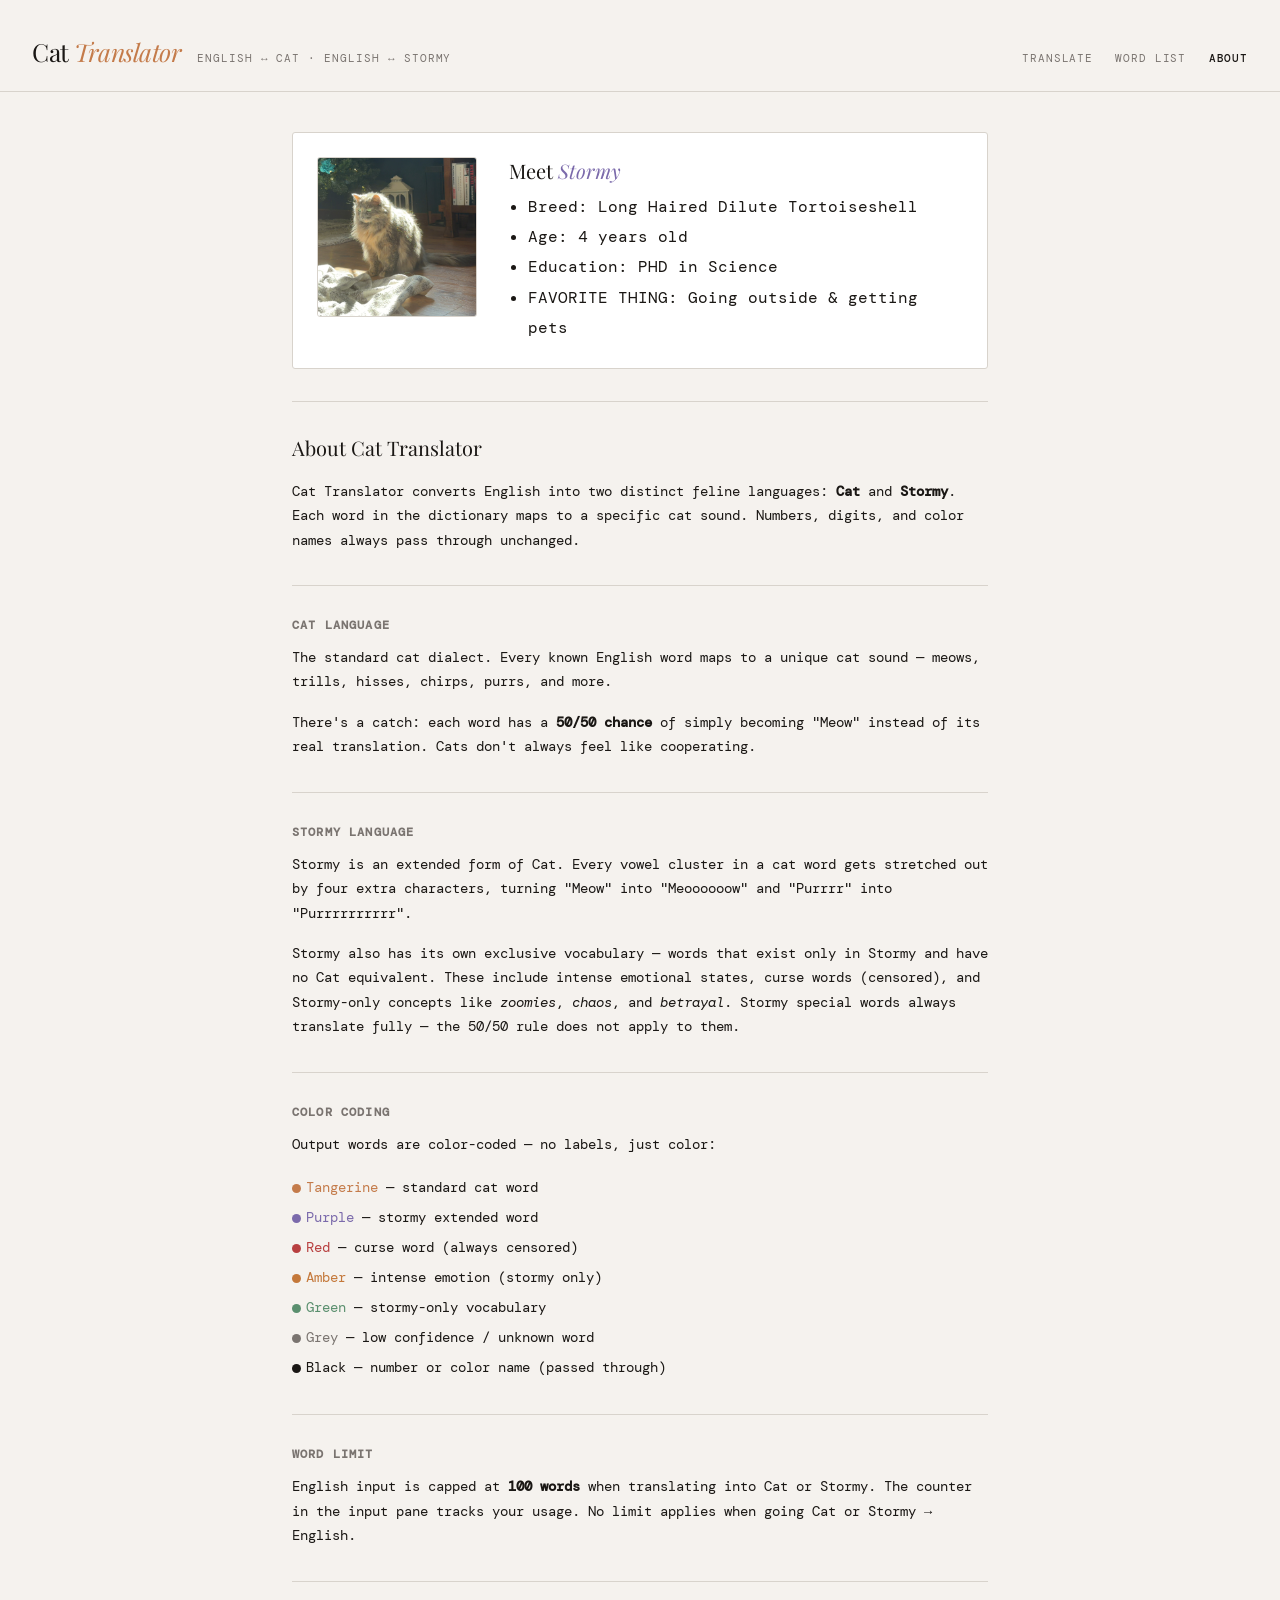
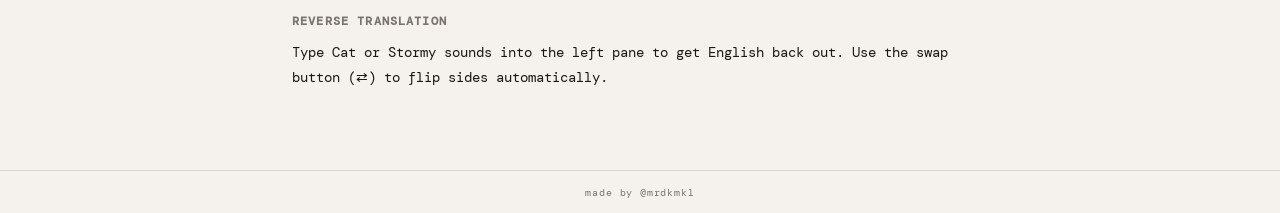
<file: about.html>
<!DOCTYPE html>
<html lang="en">
<head>
  <meta charset="UTF-8" />
  <meta name="viewport" content="width=device-width, initial-scale=1.0" />
  <title>About — Cat Translator</title>
  <link rel="preconnect" href="https://fonts.googleapis.com" />
  <link href="https://fonts.googleapis.com/css2?family=DM+Mono:ital,wght@0,300;0,400;0,500;1,300;1,400&family=Playfair+Display:ital@0;1&display=swap" rel="stylesheet" />
  <link rel="stylesheet" href="styles.css" />
  <style>
    /* ── Stormy profile section ── */
    .stormy-profile {
      display: flex;
      gap: 2rem;
      align-items: flex-start;
      margin: 0 0 2rem;
      padding: 1.5rem;
      border: 1px solid var(--border);
      border-radius: 3px;
      background: var(--surface);
    }

    .stormy-photo {
      width: 160px;
      height: 160px;
      flex-shrink: 0;
      border: 1px solid var(--border);
      border-radius: 3px;
      object-fit: cover;
      background: var(--tag-bg);
      display: flex;
      align-items: center;
      justify-content: center;
      overflow: hidden;
    }

    .stormy-photo img {
      width: 100%;
      height: 100%;
      object-fit: cover;
      display: block;
    }

    .stormy-photo-placeholder {
      font-size: 0.62rem;
      color: var(--border);
      letter-spacing: 0.08em;
      text-transform: uppercase;
      text-align: center;
      padding: 0.5rem;
      line-height: 1.6;
    }

    .stormy-bio {
      flex: 1;
      min-width: 0;
    }

    .stormy-bio h2 {
      margin-bottom: 0.5rem;
    }

    .stormy-bio .bio-meta {
      font-size: 0.68rem;
      color: var(--muted);
      letter-spacing: 0.06em;
      margin-bottom: 0.9rem;
    }

    .bio-meta span {
      margin-right: 1.2rem;
    }

    .blank {
      display: inline-block;
      min-width: 120px;
      border-bottom: 1px solid var(--border);
      color: var(--border);
      font-style: italic;
      font-size: 0.8rem;
      vertical-align: bottom;
    }

    .blank-sm { min-width: 70px; }
    .blank-lg { min-width: 200px; }

    @media (max-width: 520px) {
      .stormy-profile { flex-direction: column; }
      .stormy-photo   { width: 100%; height: 200px; }
    }
  </style>
</head>
<body>

  <header>
    <div class="logo">Cat <span>Translator</span></div>
    <div class="tagline">English ↔ Cat · English ↔ Stormy</div>
    <nav class="site-nav">
      <a href="index.html" class="nav-link">Translate</a>
      <a href="words.html" class="nav-link">Word List</a>
      <a href="about.html" class="nav-link active">About</a>
    </nav>
  </header>

  <div class="page-content">

    <!-- ── STORMY PROFILE ── -->
    <div class="stormy-profile">

      <!-- Replace the src below with the path to Stormy's photo -->
      <div class="stormy-photo">
        <img src="stormy.jpeg" alt="Stormy" onerror="this.style.display='none';this.nextElementSibling.style.display='flex'" />
        <div class="stormy-photo-placeholder" style="display:none;flex-direction:column;align-items:center;justify-content:center;width:100%;height:100%;">
          📷<br/>add stormy.jpg
        </div>
      </div>

      <div class="stormy-bio">
        <h2>Meet <span style="color:var(--stormy);font-style:italic">Stormy</span></h2>
<ul style="padding-left: 1.2rem; line-height: 1.9;">
  <li>Breed: Long Haired Dilute Tortoiseshell</li>
  <li>Age: 4 years old</li>
  <li>Education: PHD in Science</li>
  <li>FAVORITE THING: Going outside & getting pets</li>

</ul>

      
      </div>

    </div>

    <hr class="section-divider" />

    <!-- ── ABOUT THE TRANSLATOR ── -->
    <h2>About Cat Translator</h2>

    <p>
      Cat Translator converts English into two distinct feline languages: <strong>Cat</strong> and <strong>Stormy</strong>.
      Each word in the dictionary maps to a specific cat sound. Numbers, digits, and color names always pass through unchanged.
    </p>

    <hr class="section-divider" />

    <h3>Cat Language</h3>
    <p>
      The standard cat dialect. Every known English word maps to a unique cat sound — meows, trills, hisses, chirps, purrs, and more.
    </p>
    <p>
      There's a catch: each word has a <strong>50/50 chance</strong> of simply becoming "Meow" instead of its real translation.
      Cats don't always feel like cooperating.
    </p>

    <hr class="section-divider" />

    <h3>Stormy Language</h3>
    <p>
      Stormy is an extended form of Cat. Every vowel cluster in a cat word gets stretched out by four extra characters,
      turning "Meow" into "Meoooooow" and "Purrrr" into "Purrrrrrrrrr".
    </p>
    <p>
      Stormy also has its own exclusive vocabulary — words that exist only in Stormy and have no Cat equivalent.
      These include intense emotional states, curse words (censored), and Stormy-only concepts like <em>zoomies</em>, <em>chaos</em>, and <em>betrayal</em>.
      Stormy special words always translate fully — the 50/50 rule does not apply to them.
    </p>

    <hr class="section-divider" />

    <h3>Color Coding</h3>
    <p>
      Output words are color-coded — no labels, just color:
    </p>
    <p style="line-height:2.2">
      <span class="color-swatch" style="background:var(--accent)"></span><span style="color:var(--accent)">Tangerine</span> — standard cat word<br>
      <span class="color-swatch" style="background:var(--stormy)"></span><span style="color:var(--stormy)">Purple</span> — stormy extended word<br>
      <span class="color-swatch" style="background:var(--curse)"></span><span style="color:var(--curse)">Red</span> — curse word (always censored)<br>
      <span class="color-swatch" style="background:var(--intense)"></span><span style="color:var(--intense)">Amber</span> — intense emotion (stormy only)<br>
      <span class="color-swatch" style="background:var(--accent2)"></span><span style="color:var(--accent2)">Green</span> — stormy-only vocabulary<br>
      <span class="color-swatch" style="background:var(--muted)"></span><span style="color:var(--muted)">Grey</span> — low confidence / unknown word<br>
      <span class="color-swatch" style="background:var(--text)"></span><span style="color:var(--text)">Black</span> — number or color name (passed through)
    </p>

    <hr class="section-divider" />

    <h3>Word Limit</h3>
    <p>
      English input is capped at <strong>100 words</strong> when translating into Cat or Stormy.
      The counter in the input pane tracks your usage. No limit applies when going Cat or Stormy → English.
    </p>

    <hr class="section-divider" />

    <h3>Reverse Translation</h3>
    <p>
      Type Cat or Stormy sounds into the left pane to get English back out.
      Use the swap button (⇄) to flip sides automatically.
    </p>

  </div>
    <footer class="site-footer">made by <a href="https://youtube.com/@mrdkmkl" target="_blank">@mrdkmkl</a></footer>

</body>
</html>
</file>
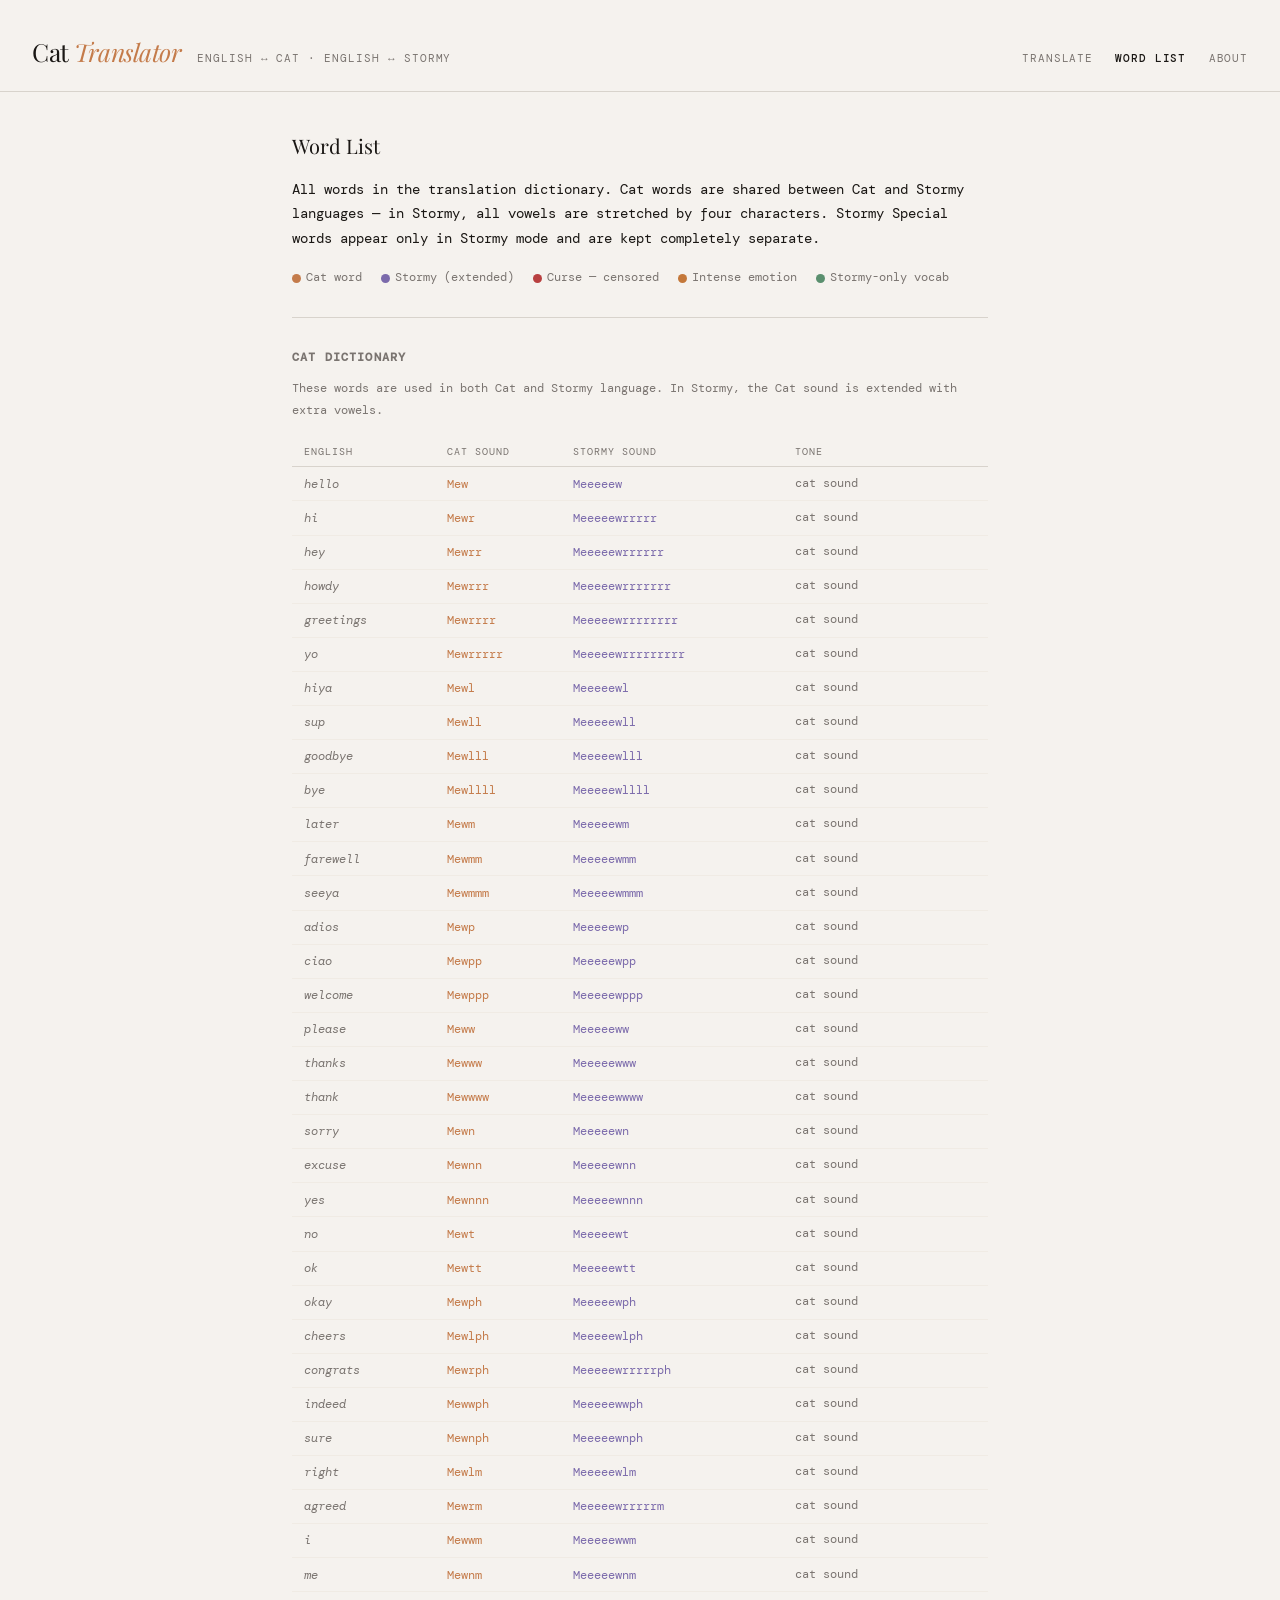
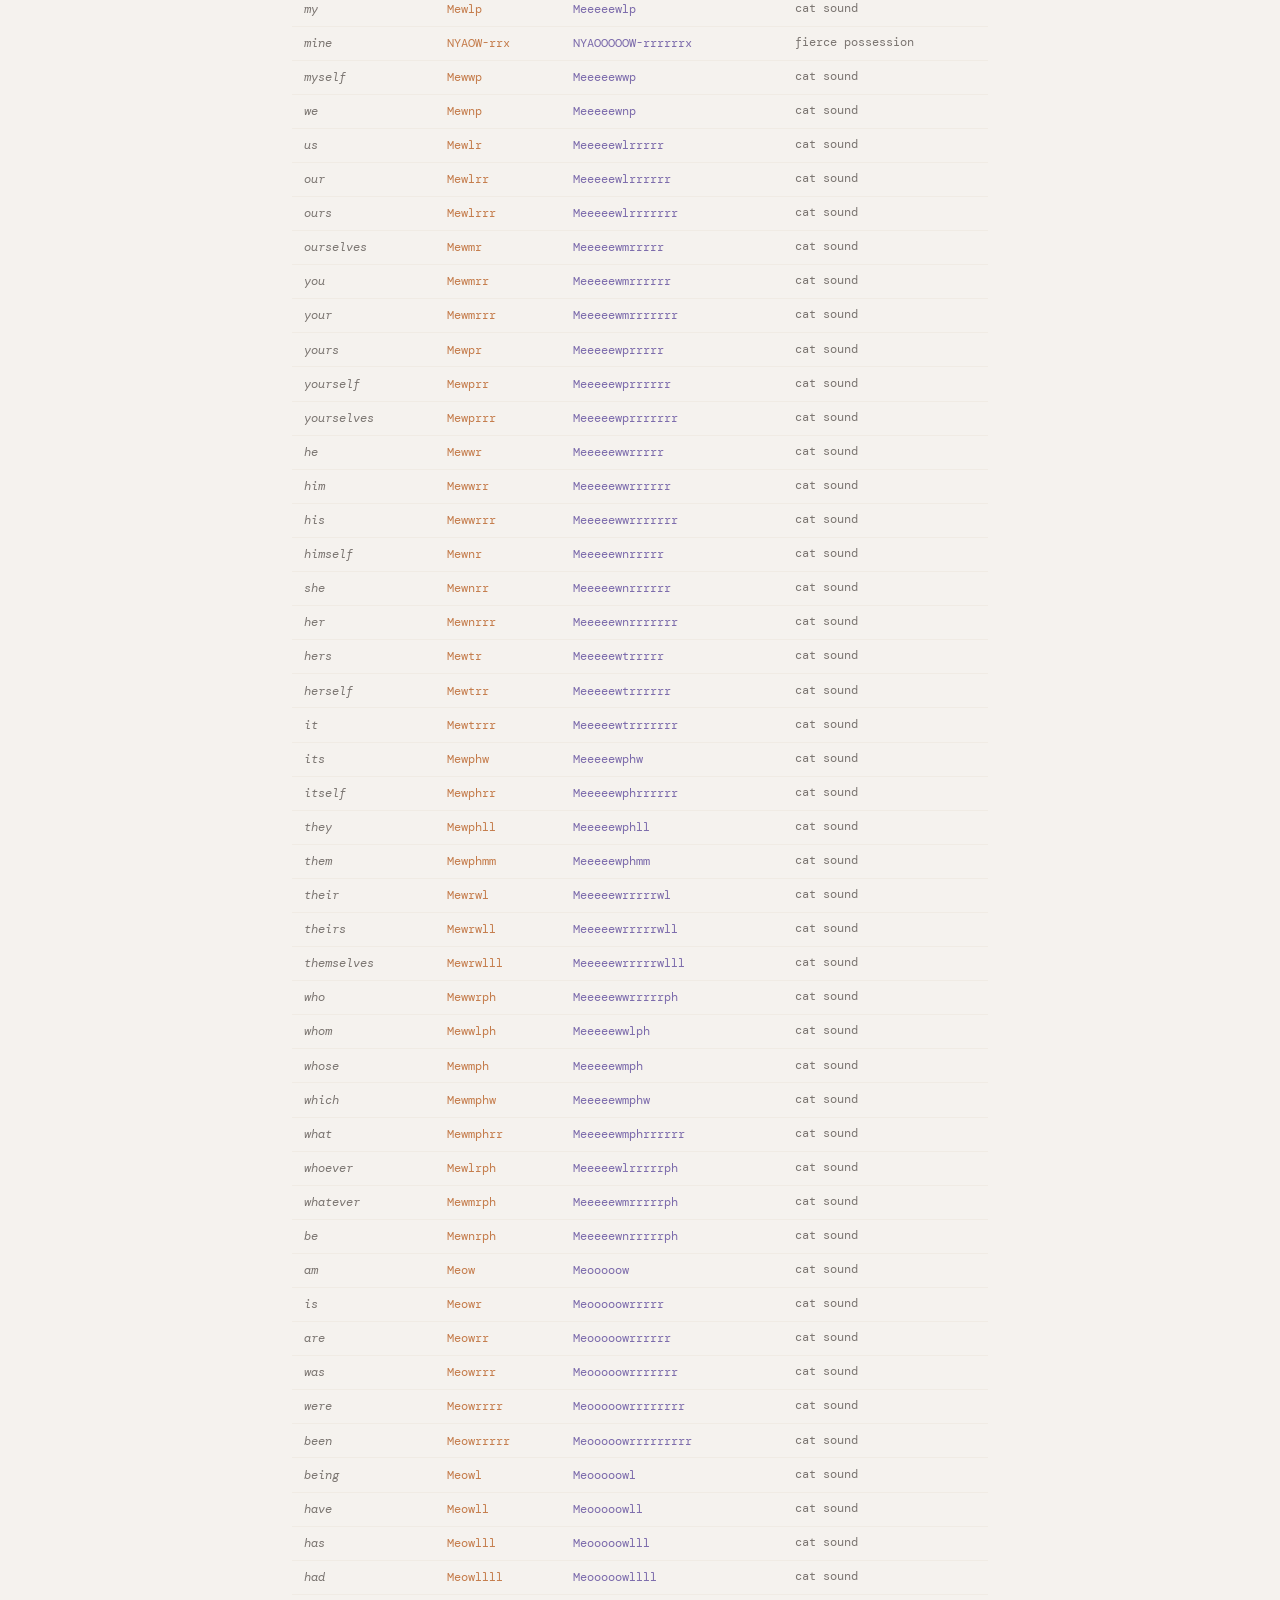
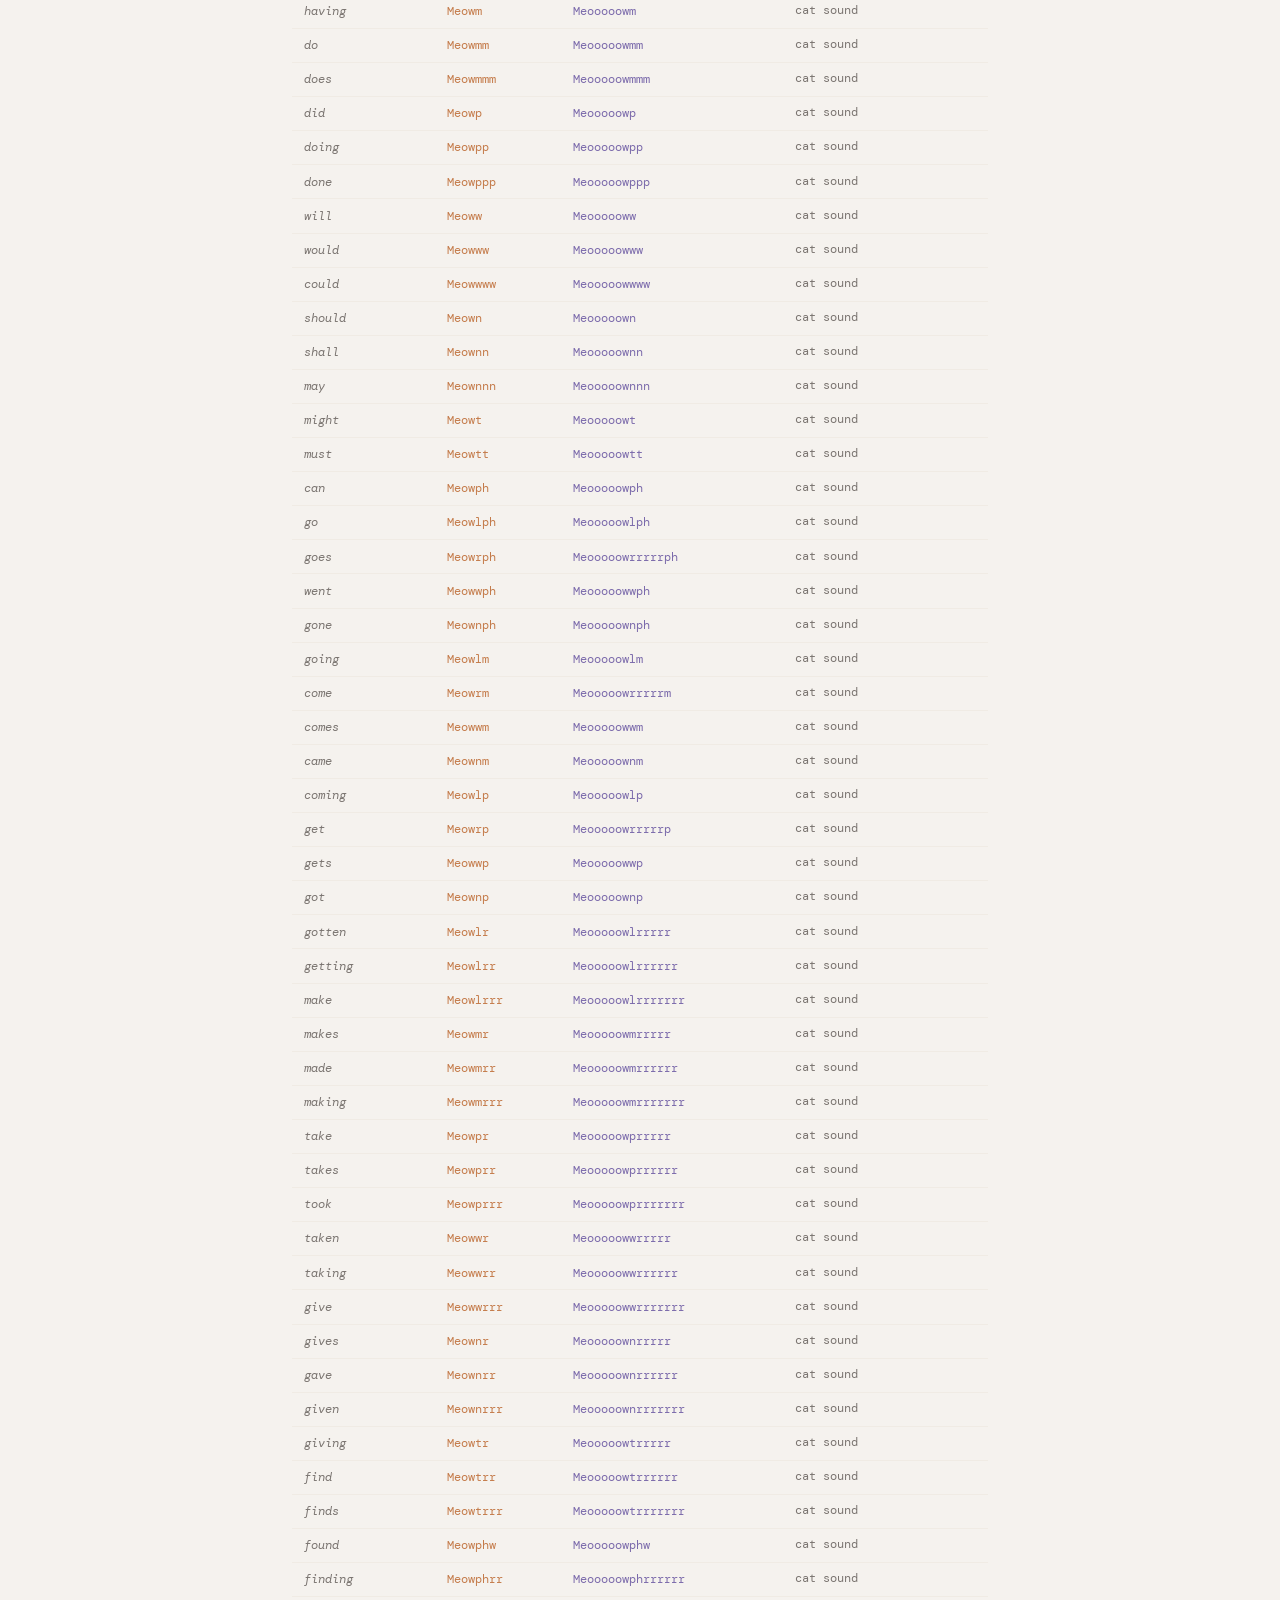
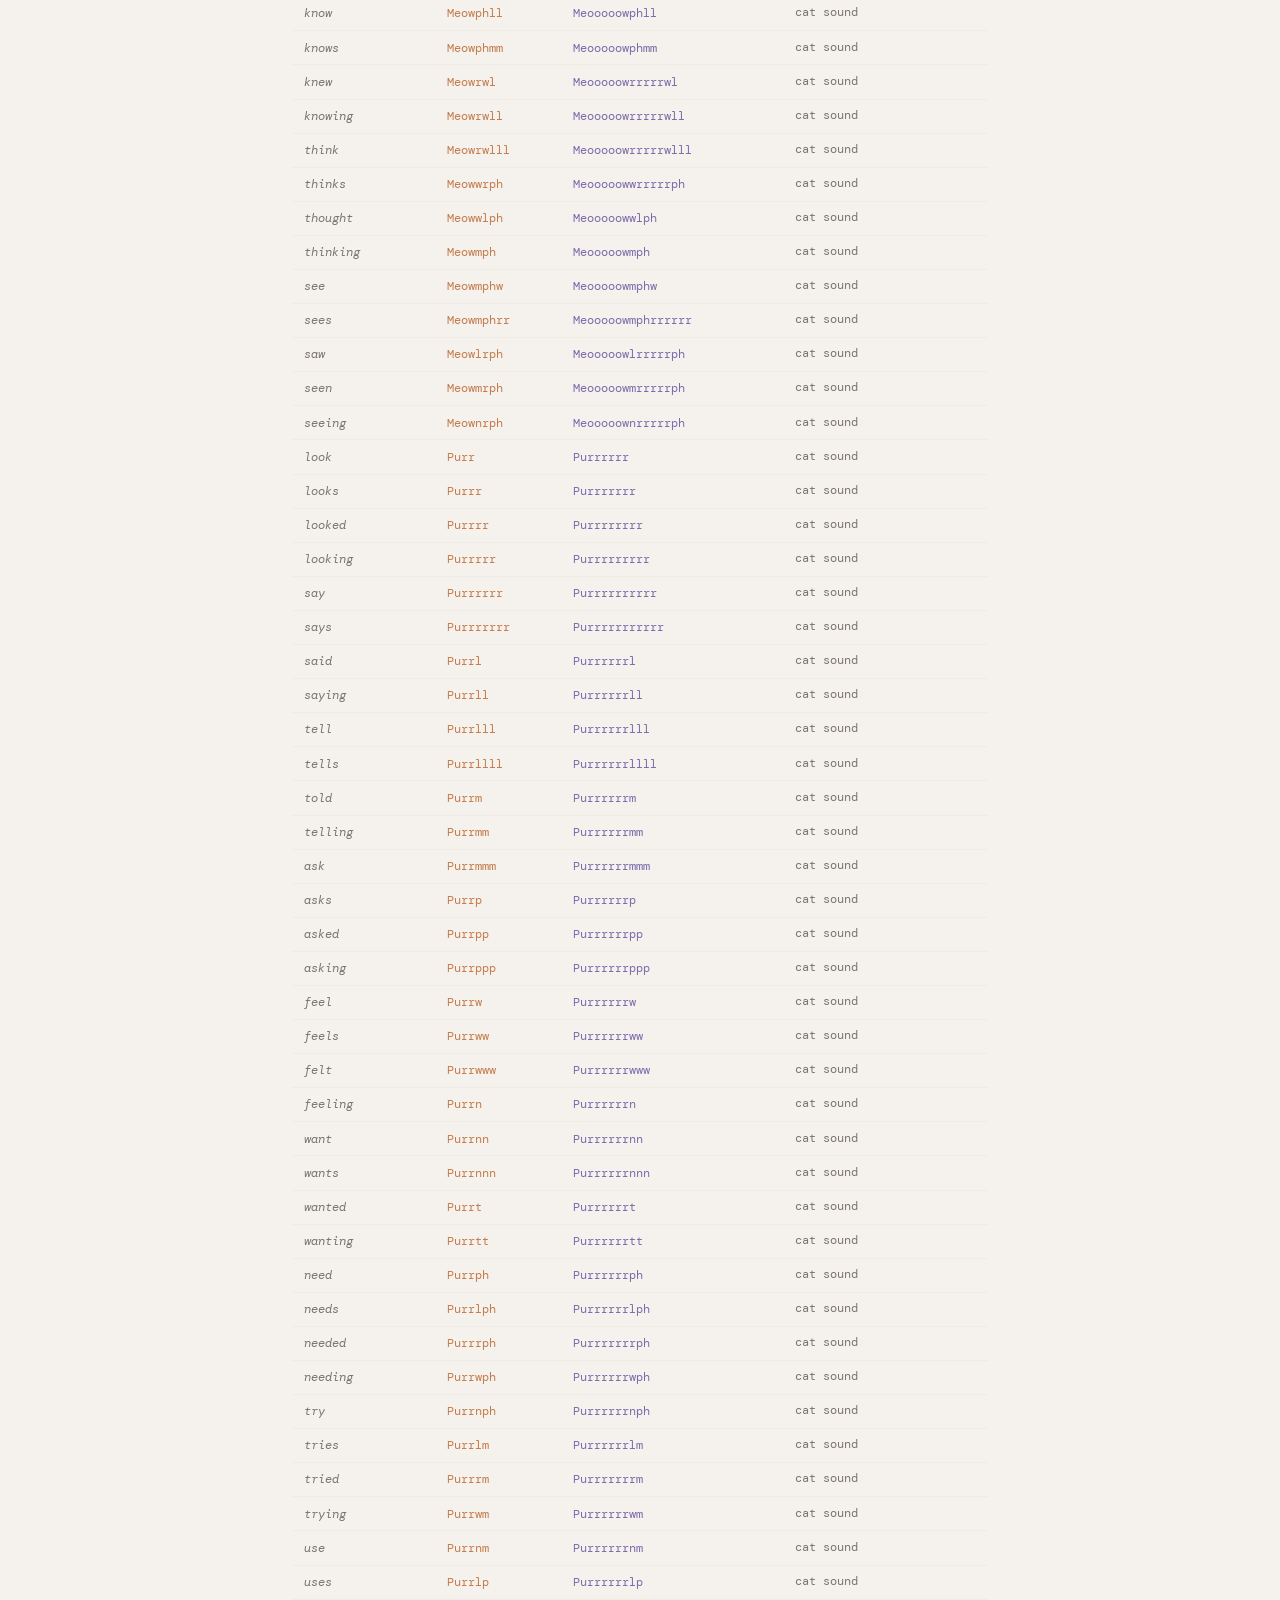
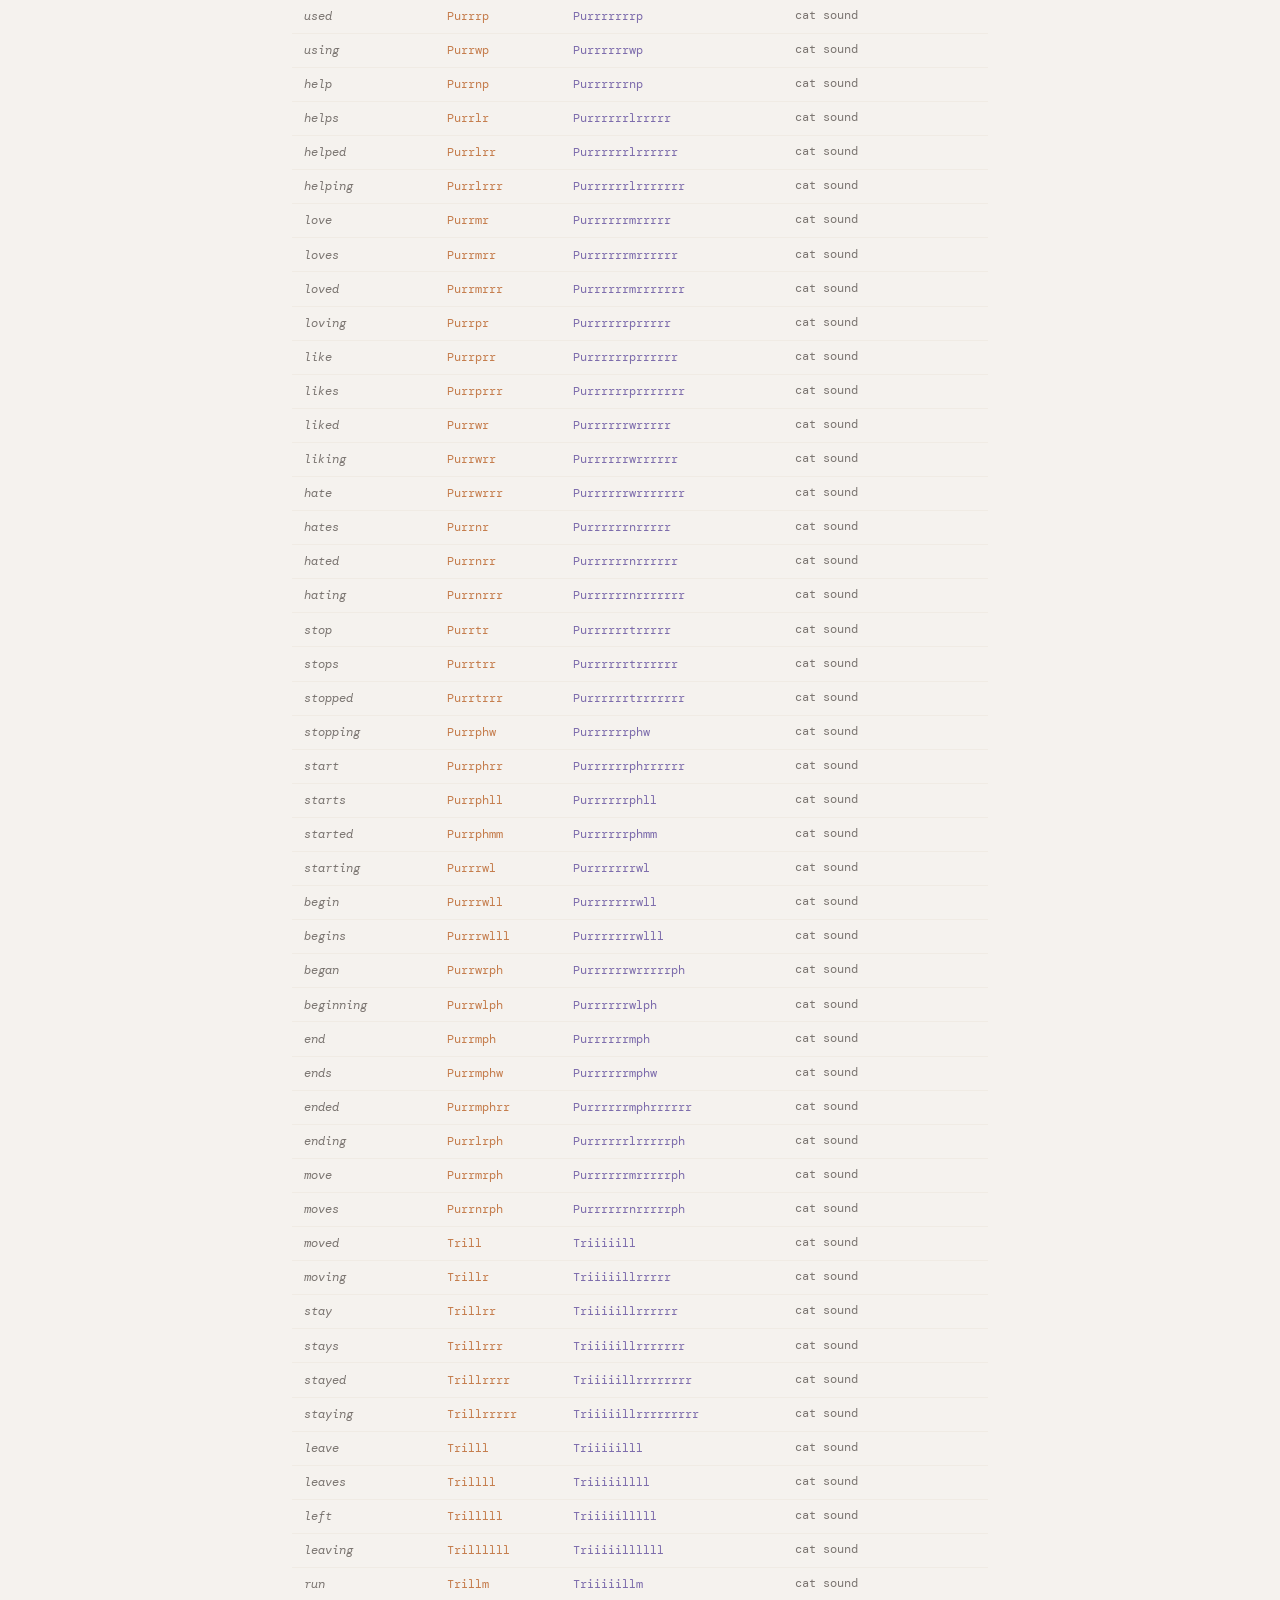
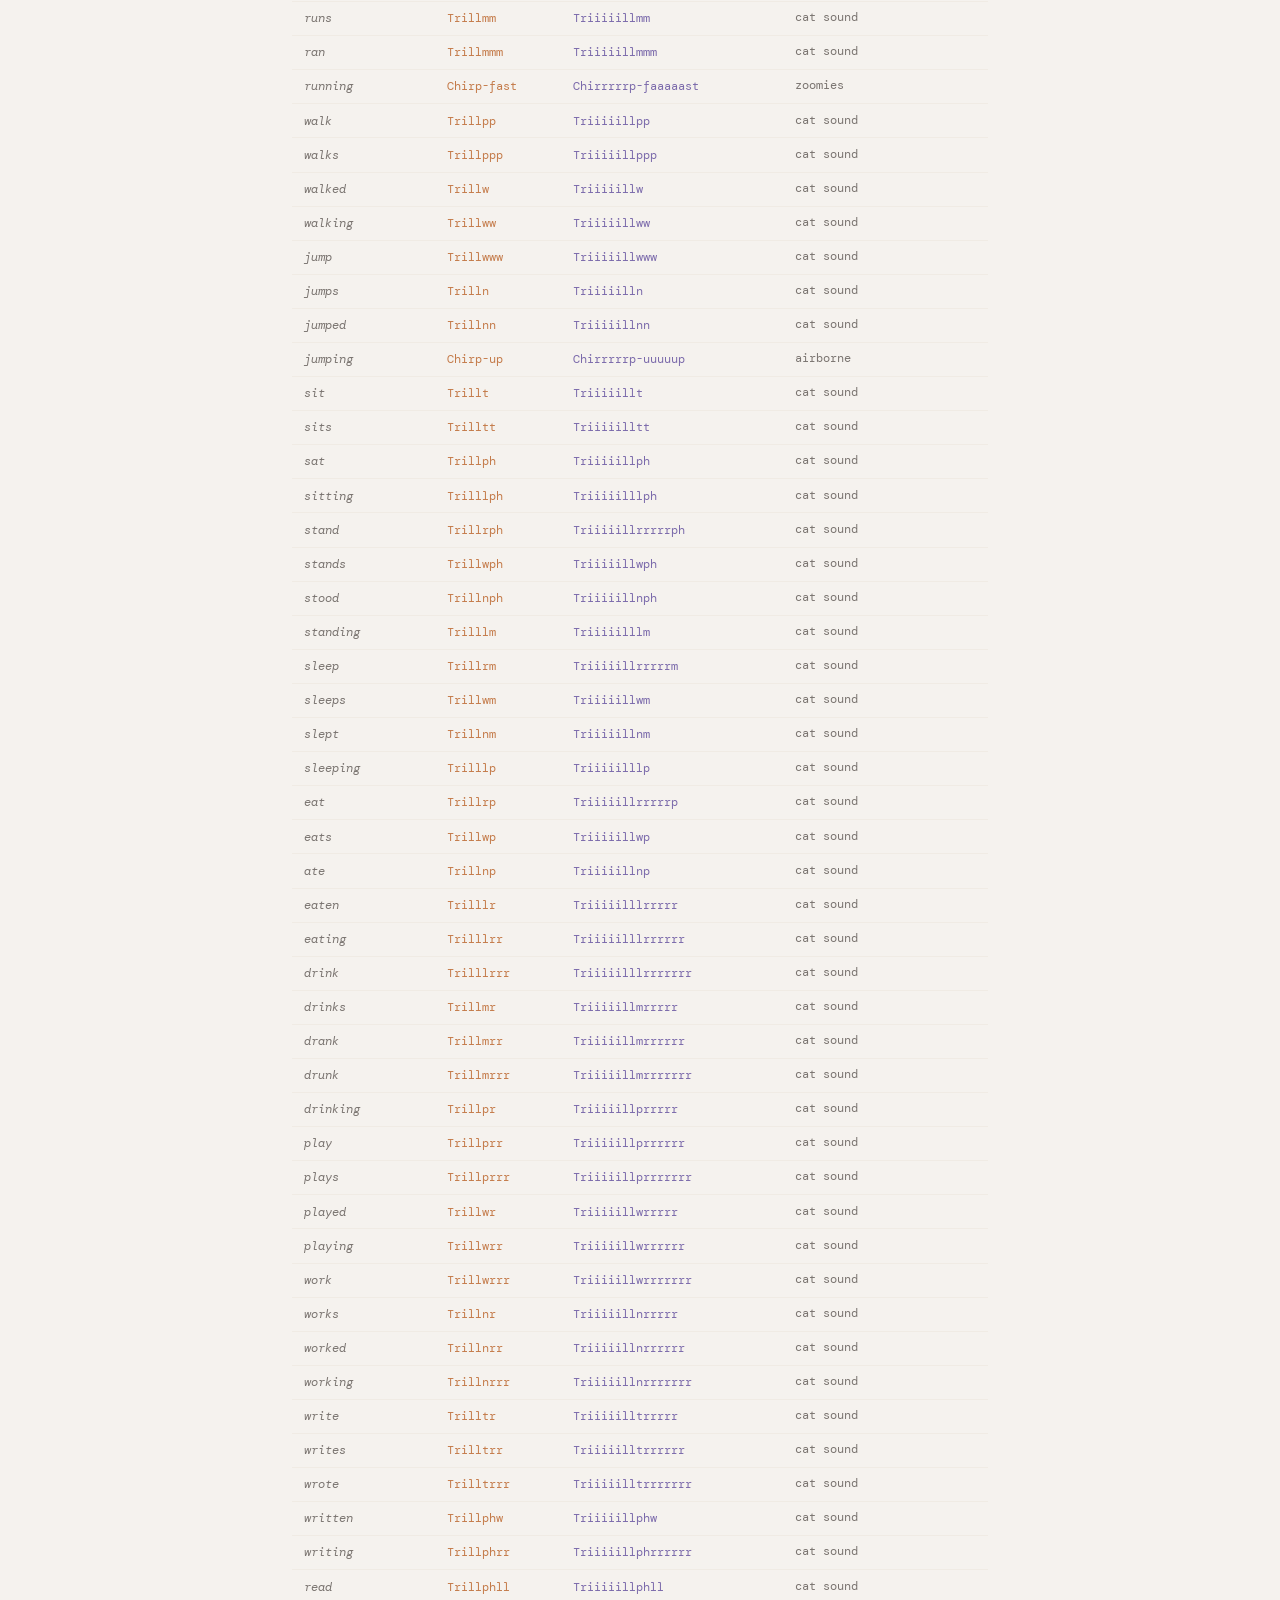
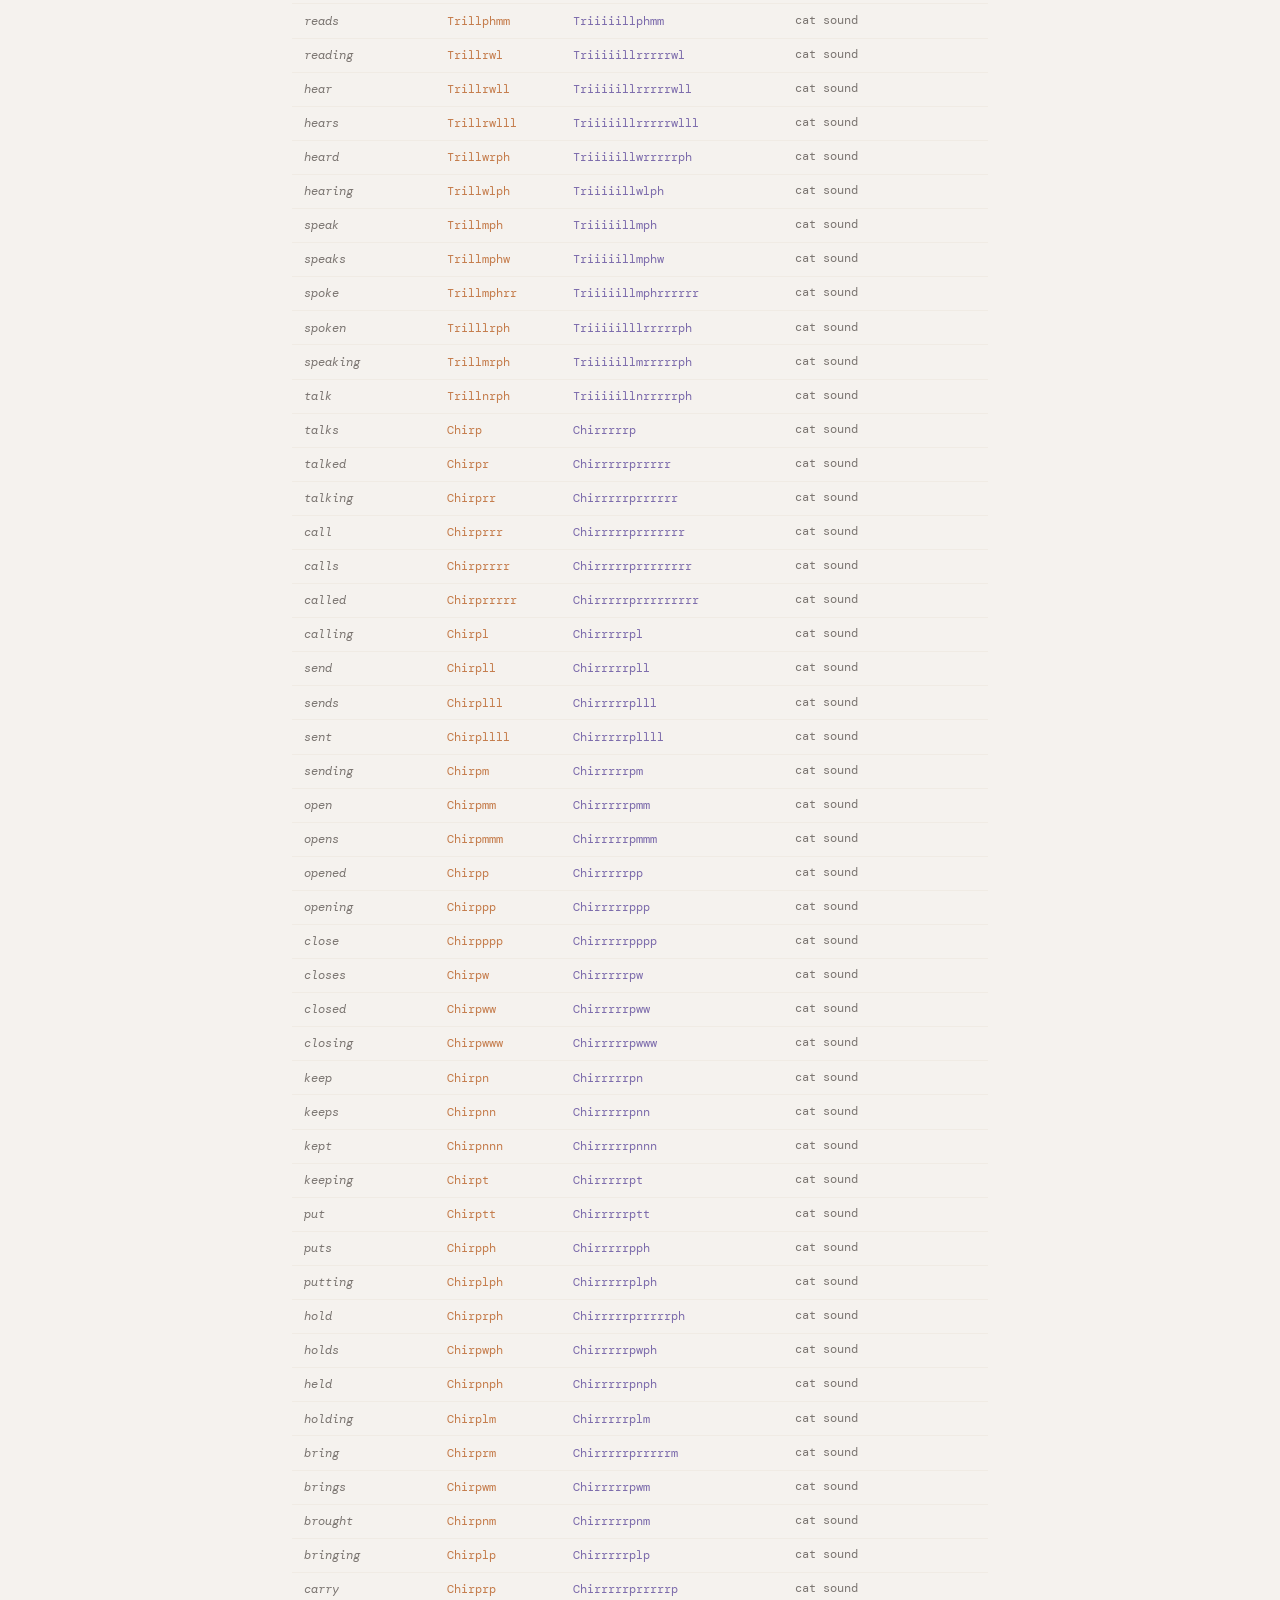
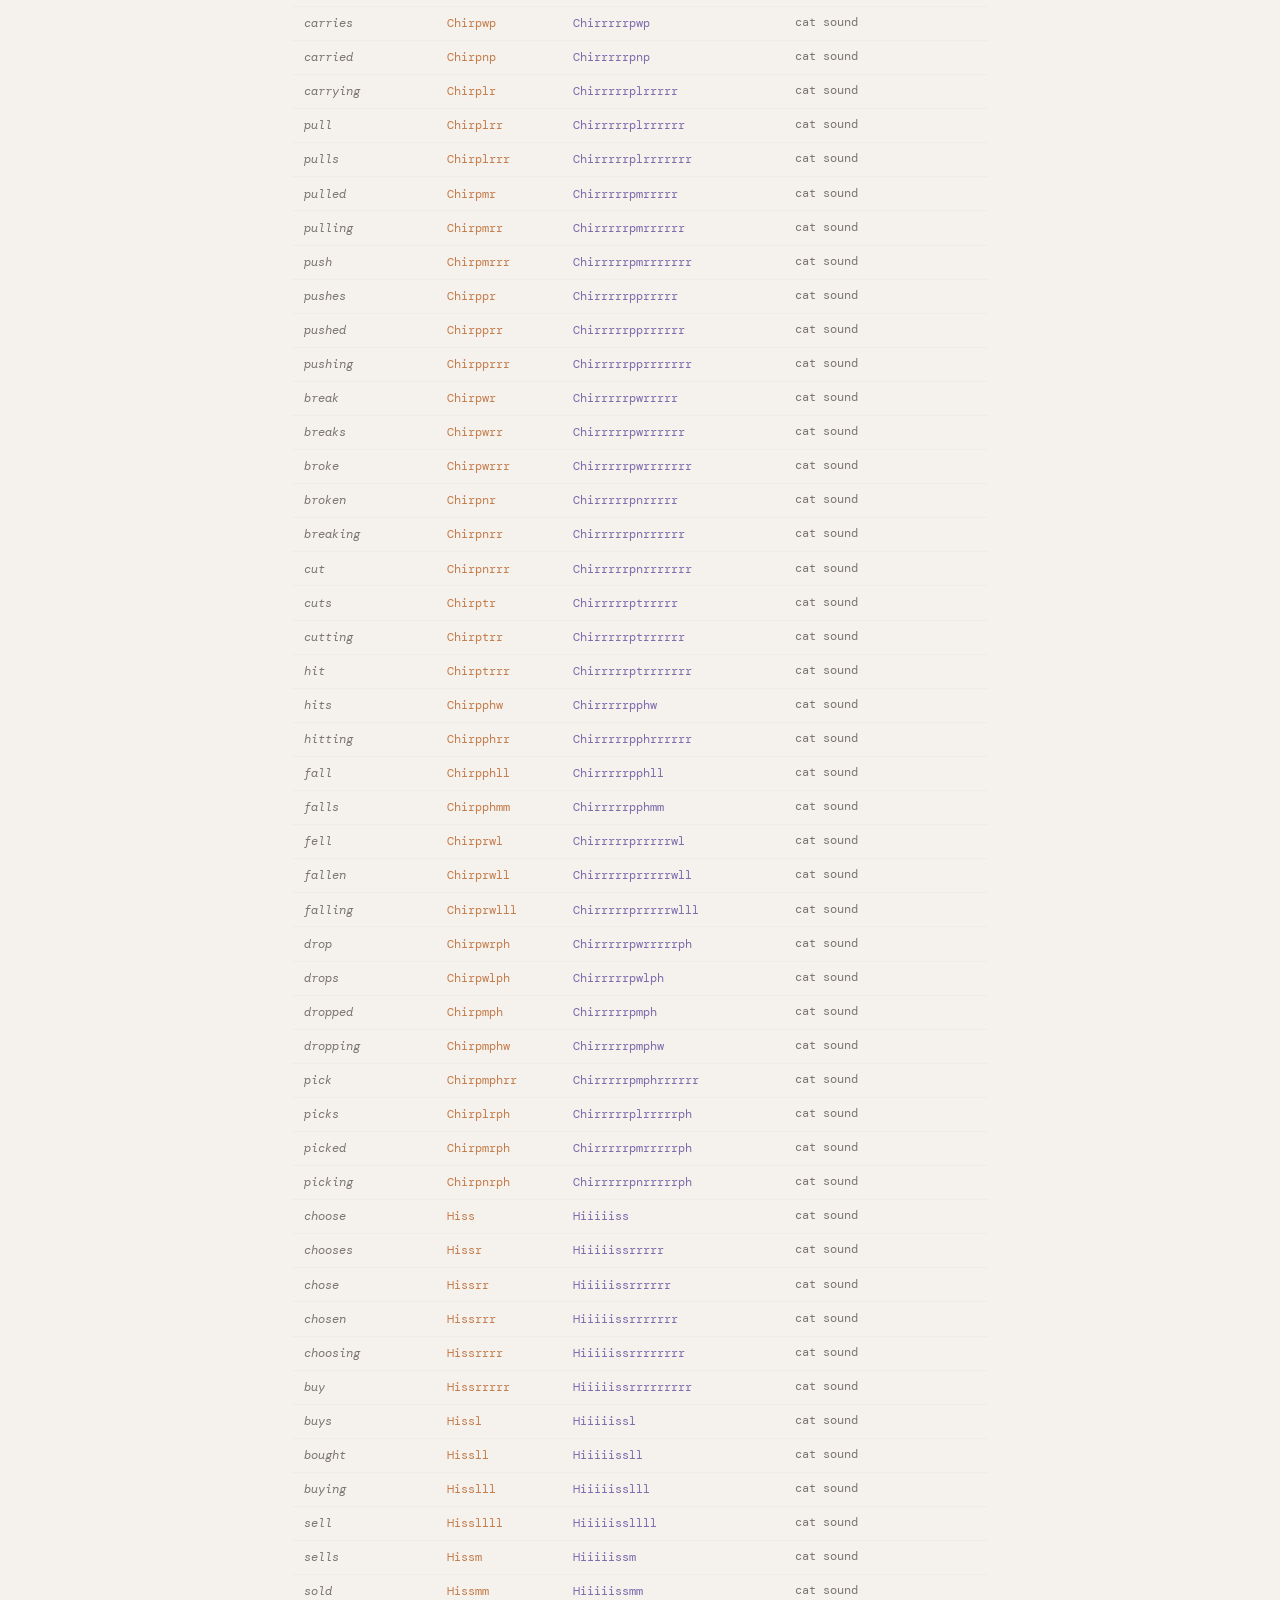
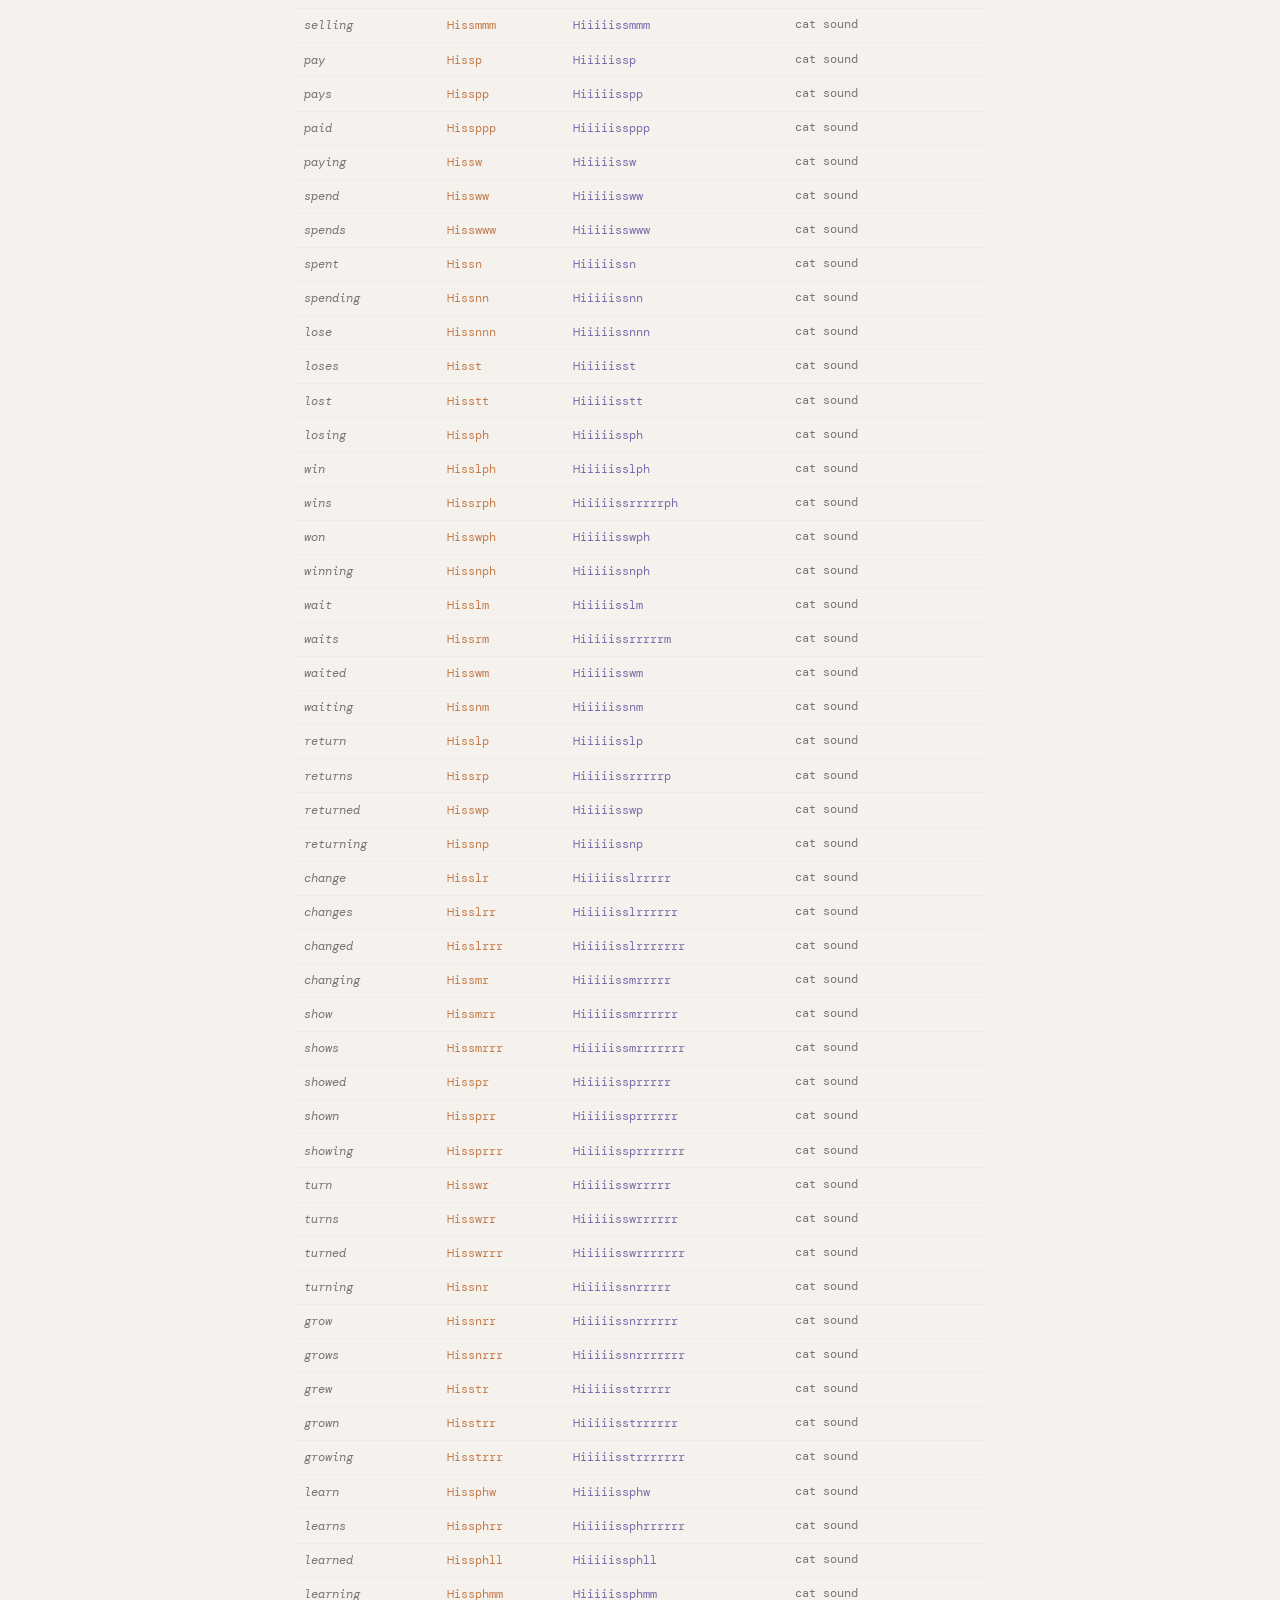
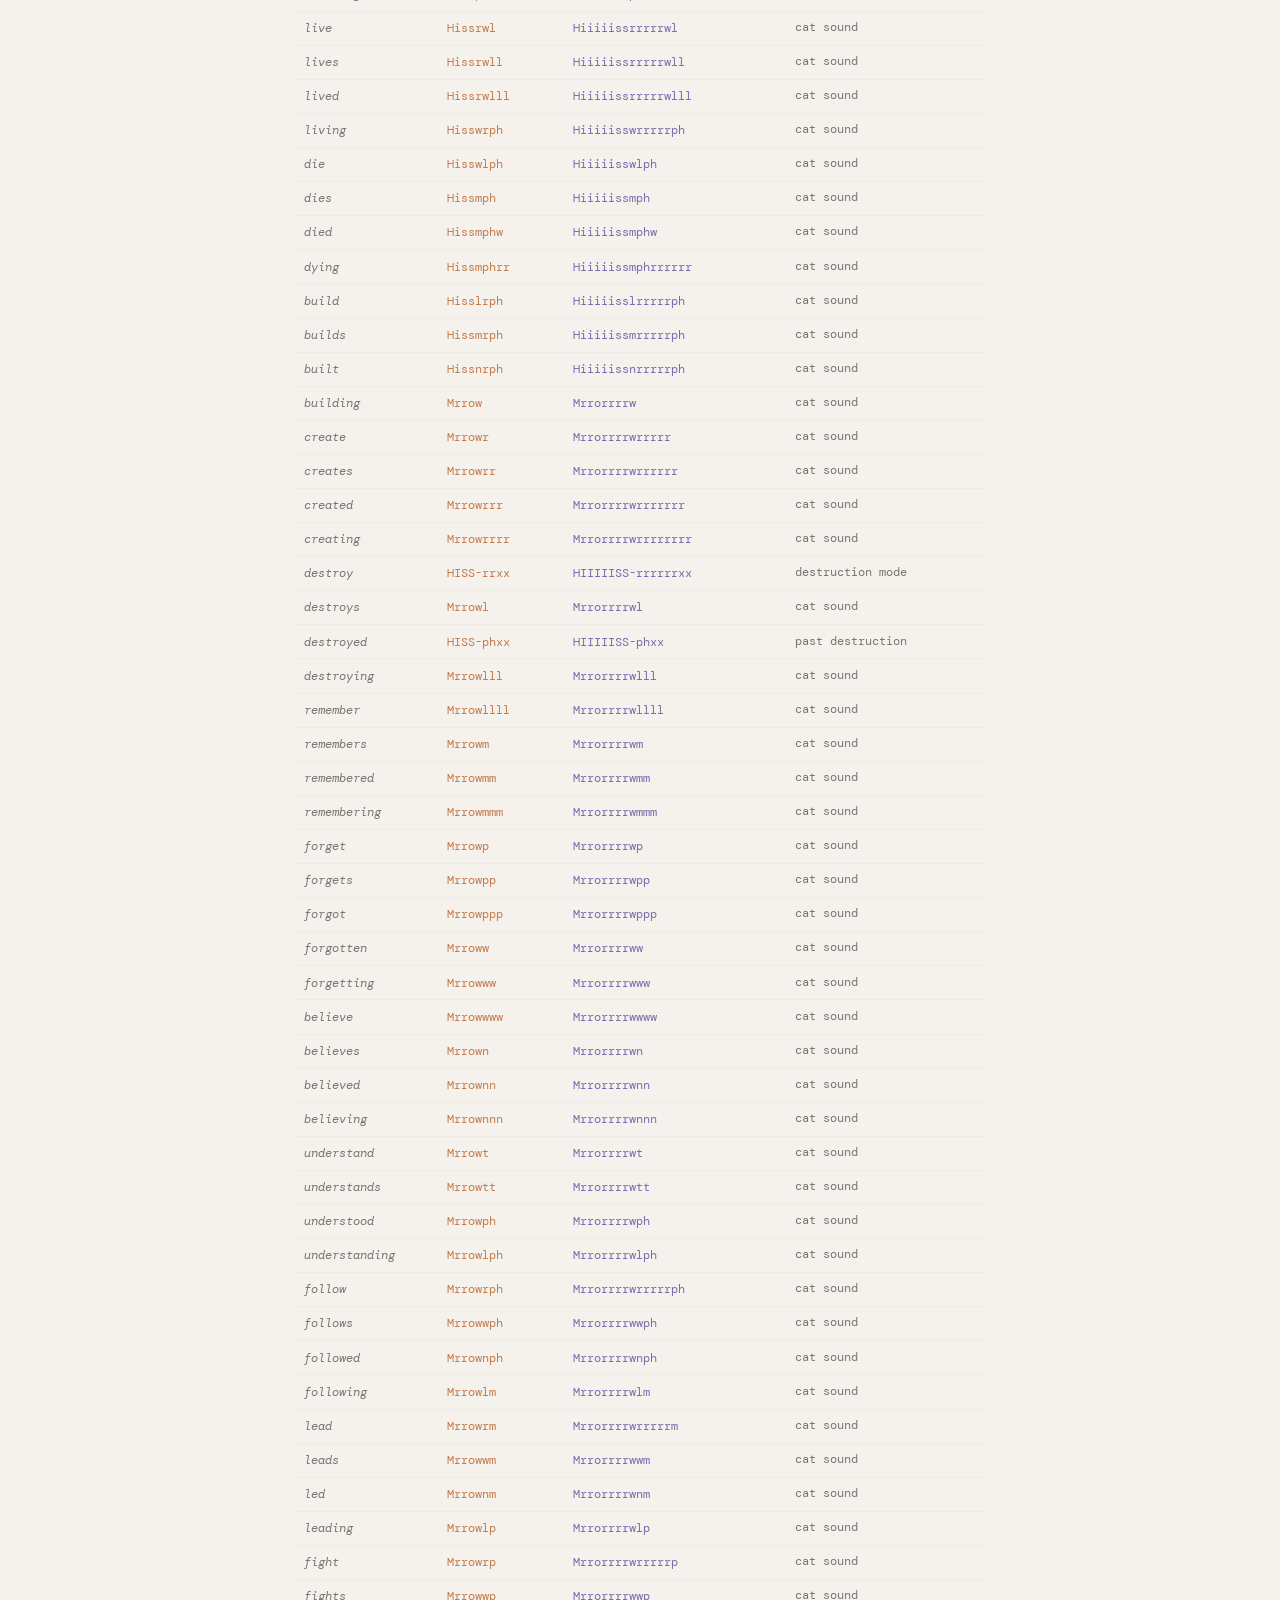
<file: words.html>
<!DOCTYPE html>
<html lang="en">
<head>
  <meta charset="UTF-8" />
  <meta name="viewport" content="width=device-width, initial-scale=1.0" />
  <title>Word List — Cat Translator</title>
  <link rel="preconnect" href="https://fonts.googleapis.com" />
  <link href="https://fonts.googleapis.com/css2?family=DM+Mono:ital,wght@0,300;0,400;0,500;1,300;1,400&family=Playfair+Display:ital@0;1&display=swap" rel="stylesheet" />
  <link rel="stylesheet" href="styles.css" />
</head>
<body>

  <header>
    <div class="logo">Cat <span>Translator</span></div>
    <div class="tagline">English ↔ Cat · English ↔ Stormy</div>
    <nav class="site-nav">
      <a href="index.html" class="nav-link">Translate</a>
      <a href="words.html" class="nav-link active">Word List</a>
      <a href="about.html" class="nav-link">About</a>
    </nav>
  </header>

  <div class="page-content">

    <h2>Word List</h2>
    <p>
      All words in the translation dictionary. Cat words are shared between Cat and Stormy languages —
      in Stormy, all vowels are stretched by four characters.
      Stormy Special words appear only in Stormy mode and are kept completely separate.
    </p>

    <!-- Color key -->
    <div style="display:flex;flex-wrap:wrap;gap:1.2rem;margin:1.2rem 0 2rem;font-size:0.72rem;color:var(--muted);">
      <span><span class="color-swatch" style="background:var(--accent)"></span>Cat word</span>
      <span><span class="color-swatch" style="background:var(--stormy)"></span>Stormy (extended)</span>
      <span><span class="color-swatch" style="background:var(--curse)"></span>Curse — censored</span>
      <span><span class="color-swatch" style="background:var(--intense)"></span>Intense emotion</span>
      <span><span class="color-swatch" style="background:var(--accent2)"></span>Stormy-only vocab</span>
    </div>

    <hr class="section-divider" style="margin-top:0" />

    <!-- ── CAT DICTIONARY TABLE ── -->
    <h3>Cat Dictionary</h3>
    <p style="font-size:0.75rem;color:var(--muted);margin-bottom:1rem;">
      These words are used in both Cat and Stormy language. In Stormy, the Cat sound is extended with extra vowels.
    </p>

    <table class="word-table" id="cat-table">
      <thead>
        <tr>
          <th>English</th>
          <th>Cat Sound</th>
          <th>Stormy Sound</th>
          <th>Tone</th>
        </tr>
      </thead>
      <tbody id="cat-tbody">
        <!-- Filled by JS -->
      </tbody>
    </table>

    <hr class="section-divider" />

    <!-- ── STORMY SPECIAL TABLE ── -->
    <h3>Stormy Special Words</h3>
    <p style="font-size:0.75rem;color:var(--muted);margin-bottom:1rem;">
      Exclusive to Stormy mode. These words have no Cat equivalent and always translate fully regardless of the 50/50 rule.
      Curse words are censored.
    </p>

    <table class="word-table" id="stormy-table">
      <thead>
        <tr>
          <th>English</th>
          <th>Stormy Sound</th>
          <th>Tone</th>
          <th>Type</th>
        </tr>
      </thead>
      <tbody id="stormy-tbody">
        <!-- Filled by JS -->
      </tbody>
    </table>

  </div>

  <script src="dictionary.js"></script>
  <script>
    // ── Helper: extend vowels (same as translator.js) ──
    function toStormy(catWord) {
      return catWord.replace(/([oOaAeEiIuUrR~]{1,})/g, (match) => {
        const ch = match[Math.floor(match.length / 2)];
        return match + ch.repeat(4);
      });
    }

    function censorWord(word) {
      if (word.length <= 1) return '*';
      return word[0] + '*'.repeat(word.length - 1);
    }

    // ── Build cat table ──
    const catTbody = document.getElementById('cat-tbody');
    for (const [eng, entry] of Object.entries(catDict)) {
      const tr = document.createElement('tr');
      tr.innerHTML = `
        <td class="en-word">${eng}</td>
        <td style="color:var(--accent)">${entry.cat}</td>
        <td style="color:var(--stormy)">${toStormy(entry.cat)}</td>
        <td style="color:var(--muted);font-size:0.72rem">${entry.tone}</td>
      `;
      catTbody.appendChild(tr);
    }

    // ── Build stormy special table ──
    const stormyTbody = document.getElementById('stormy-tbody');

    const labelMeta = {
      curse:         { color: 'var(--curse)',   text: 'curse' },
      intense:       { color: 'var(--intense)', text: 'intense' },
      'stormy-vocab':{ color: 'var(--accent2)', text: 'vocab' },
    };

    for (const [eng, entry] of Object.entries(stormySpecial)) {
      const isCurse = entry.label === 'curse';
      const displayEng = isCurse ? censorWord(eng) : eng;
      const meta = labelMeta[entry.label] || { color: 'var(--stormy)', text: entry.label };

      const tr = document.createElement('tr');
      tr.innerHTML = `
        <td class="en-word">${displayEng}</td>
        <td style="color:${meta.color}">${entry.stormy}</td>
        <td style="color:var(--muted);font-size:0.72rem">${entry.tone}</td>
        <td>
          <span style="
            font-size:0.62rem;
            color:${meta.color};
            letter-spacing:0.06em;
            text-transform:uppercase;
          ">${meta.text}</span>
        </td>
      `;
      stormyTbody.appendChild(tr);
    }
  </script>


  <footer class="site-footer">made by <a href="https://youtube.com/@mrdkmkl" target="_blank">@mrdkmkl</a></footer>
</body>
</html>
</file>
<file: styles.css>
/* ─────────────────────────────────────────
   styles.css — Cat Translator
   ───────────────────────────────────────── */

:root {
  --bg:        #f5f2ee;
  --surface:   #fff;
  --border:    #d8d3cc;
  --text:      #1a1714;
  --muted:     #7a7470;
  --accent:    #c47b4a;
  --accent2:   #5a8f6e;
  --stormy:    #7b6aab;
  --curse:     #b84040;
  --intense:   #c4783a;
  --tag-bg:    #f0ebe4;
}

* {
  box-sizing: border-box;
  margin: 0;
  padding: 0;
}

body {
  background: var(--bg);
  color: var(--text);
  font-family: 'DM Mono', monospace;
  min-height: 100vh;
  display: flex;
  flex-direction: column;
}

/* ── Header ── */
header {
  padding: 2.2rem 2rem 1.4rem;
  border-bottom: 1px solid var(--border);
  display: flex;
  align-items: baseline;
  gap: 1rem;
  flex-wrap: wrap;
}

.logo {
  font-family: 'Playfair Display', serif;
  font-size: 1.55rem;
  letter-spacing: -0.02em;
  color: var(--text);
}

.logo span {
  color: var(--accent);
  font-style: italic;
}

.tagline {
  font-size: 0.68rem;
  color: var(--muted);
  letter-spacing: 0.09em;
  text-transform: uppercase;
}

/* ── Mode Bar ── */
.mode-bar {
  display: flex;
  align-items: center;
  padding: 0.9rem 2rem;
  gap: 0.4rem;
  border-bottom: 1px solid var(--border);
  flex-wrap: wrap;
}

.mode-label {
  font-size: 0.68rem;
  color: var(--muted);
  letter-spacing: 0.1em;
  text-transform: uppercase;
  margin-right: 0.4rem;
}

/* The vertical divider between Cat group and Stormy group */
.mode-divider {
  width: 1px;
  height: 24px;
  background: var(--border);
  margin: 0 0.55rem;
  flex-shrink: 0;
}

.mode-btn {
  background: none;
  border: 1px solid var(--border);
  font-family: 'DM Mono', monospace;
  font-size: 0.7rem;
  padding: 0.32rem 0.82rem;
  cursor: pointer;
  color: var(--muted);
  border-radius: 2px;
  transition: all 0.14s;
  letter-spacing: 0.04em;
  white-space: nowrap;
}

.mode-btn:hover:not(.active) {
  border-color: var(--text);
  color: var(--text);
}

/* Cat-mode active */
.mode-btn.active.cat-mode {
  background: var(--text);
  color: var(--bg);
  border-color: var(--text);
}

/* Stormy-mode active */
.mode-btn.active.stormy-mode {
  background: var(--stormy);
  color: #fff;
  border-color: var(--stormy);
}

/* ── Translator Grid ── */
.translator {
  display: grid;
  grid-template-columns: 1fr auto 1fr;
  flex: 1;
}

/* ── Panes ── */
.pane {
  display: flex;
  flex-direction: column;
  min-height: 380px;
}

.pane-header {
  padding: 0.9rem 1.5rem 0.7rem;
  border-bottom: 1px solid var(--border);
  display: flex;
  align-items: center;
  justify-content: space-between;
}

.pane-lang {
  font-size: 0.67rem;
  letter-spacing: 0.12em;
  text-transform: uppercase;
  color: var(--muted);
}

.pane-lang strong {
  color: var(--text);
  font-weight: 500;
}

.stormy-label-badge {
  color: var(--stormy);
  font-size: 0.62rem;
  margin-left: 0.3rem;
}

.pane textarea {
  flex: 1;
  border: none;
  outline: none;
  background: transparent;
  font-family: 'DM Mono', monospace;
  font-size: 0.88rem;
  line-height: 1.75;
  padding: 1.2rem 1.5rem;
  resize: none;
  color: var(--text);
}

.pane textarea::placeholder {
  color: var(--border);
}

.pane-output {
  flex: 1;
  padding: 1.2rem 1.5rem 2rem;
  font-size: 0.88rem;
  line-height: 1.9;
  overflow-y: auto;
}

/* ── Token color classes ── */
.col-cat     { color: var(--accent); }
.col-stormy  { color: var(--stormy); }
.col-curse   { color: var(--curse); }
.col-intense { color: var(--intense); }
.col-vocab   { color: var(--accent2); }
.col-low     { color: var(--muted); font-style: italic; }
.col-fuzzy   { color: var(--accent2); font-style: italic; }
.col-pass    { color: var(--text); }

.tone-label {
  font-size: 0.68rem;
  color: var(--muted);
  font-style: italic;
}

/* ── Word counter ── */
.word-counter {
  font-size: 0.65rem;
  color: var(--muted);
  letter-spacing: 0.06em;
  font-family: 'DM Mono', monospace;
}

.word-counter.over-limit {
  color: var(--curse);
}

/* ── Divider between panes ── */
.pane-divider {
  width: 1px;
  background: var(--border);
  display: flex;
  align-items: center;
  justify-content: center;
  position: relative;
}

.swap-btn {
  width: 32px;
  height: 32px;
  background: var(--surface);
  border: 1px solid var(--border);
  border-radius: 50%;
  cursor: pointer;
  display: flex;
  align-items: center;
  justify-content: center;
  position: absolute;
  font-size: 0.88rem;
  color: var(--muted);
  transition: all 0.14s;
  z-index: 1;
}

.swap-btn:hover {
  border-color: var(--text);
  color: var(--text);
}

/* ── Footer legend ── */
.legend {
  padding: 0.9rem 2rem;
  border-top: 1px solid var(--border);
  display: flex;
  flex-wrap: wrap;
  gap: 1.4rem;
  font-size: 0.66rem;
  color: var(--muted);
  letter-spacing: 0.04em;
}

.legend-item {
  display: flex;
  align-items: center;
  gap: 0.35rem;
}

.legend-dot {
  width: 7px;
  height: 7px;
  border-radius: 50%;
  flex-shrink: 0;
}

/* ── Utility buttons ── */
.clear-btn,
.copy-btn {
  background: none;
  border: none;
  font-family: 'DM Mono', monospace;
  font-size: 0.63rem;
  color: var(--muted);
  cursor: pointer;
  letter-spacing: 0.07em;
  text-transform: uppercase;
  padding: 0.2rem 0;
  transition: color 0.12s;
}

.clear-btn:hover,
.copy-btn:hover { color: var(--text); }

.copy-btn.copied { color: var(--accent2); }

/* ── Output placeholder ── */
.output-placeholder {
  color: var(--border);
  font-style: italic;
  font-size: 0.82rem;
}

/* ── Responsive ── */
@media (max-width: 640px) {
  .translator {
    grid-template-columns: 1fr;
    grid-template-rows: auto auto auto;
  }

  .pane-divider {
    width: 100%;
    height: 1px;
    flex-direction: row;
  }

  .swap-btn {
    position: relative;
    margin: -16px auto;
  }
}

/* ── Site nav ── */
.site-nav {
  margin-left: auto;
  display: flex;
  gap: 1.4rem;
  align-items: center;
}

.nav-link {
  font-family: 'DM Mono', monospace;
  font-size: 0.68rem;
  letter-spacing: 0.08em;
  text-transform: uppercase;
  color: var(--muted);
  text-decoration: none;
  transition: color 0.13s;
}

.nav-link:hover,
.nav-link.active {
  color: var(--text);
}

/* ── Pane header right group ── */
.pane-header-right {
  display: flex;
  align-items: center;
  gap: 0.8rem;
}

/* ── About / Words page shared layout ── */
.page-content {
  max-width: 760px;
  margin: 0 auto;
  padding: 2.5rem 2rem 4rem;
}

.page-content h2 {
  font-family: 'Playfair Display', serif;
  font-size: 1.25rem;
  font-weight: 400;
  margin-bottom: 1.2rem;
  color: var(--text);
}

.page-content h3 {
  font-size: 0.72rem;
  letter-spacing: 0.1em;
  text-transform: uppercase;
  color: var(--muted);
  margin: 2rem 0 0.8rem;
}

.page-content p {
  font-size: 0.85rem;
  line-height: 1.8;
  color: var(--text);
  margin-bottom: 1rem;
}

/* ── Word table ── */
.word-table {
  width: 100%;
  border-collapse: collapse;
  font-size: 0.78rem;
  margin-top: 0.5rem;
}

.word-table th {
  text-align: left;
  font-size: 0.62rem;
  letter-spacing: 0.1em;
  text-transform: uppercase;
  color: var(--muted);
  padding: 0.5rem 0.75rem;
  border-bottom: 1px solid var(--border);
  font-weight: 400;
}

.word-table td {
  padding: 0.45rem 0.75rem;
  border-bottom: 1px solid var(--tag-bg);
  vertical-align: top;
  line-height: 1.5;
}

.word-table tr:last-child td {
  border-bottom: none;
}

.word-table .en-word {
  color: var(--muted);
  font-style: italic;
}

.section-divider {
  border: none;
  border-top: 1px solid var(--border);
  margin: 2.5rem 0;
}

.color-swatch {
  display: inline-block;
  width: 9px;
  height: 9px;
  border-radius: 50%;
  margin-right: 0.3rem;
  vertical-align: middle;
}

/* ── Site footer ── */
.site-footer {
  border-top: 1px solid var(--border);
  padding: 0.9rem 2rem;
  text-align: center;
  font-size: 0.65rem;
  color: var(--muted);
  letter-spacing: 0.08em;
}

.site-footer a {
  color: var(--muted);
  text-decoration: none;
}

.site-footer a:hover {
  color: var(--text);
}

/* ── Translating indicator ── */
.translating-msg {
  color: var(--muted);
  font-style: italic;
  font-size: 0.82rem;
  letter-spacing: 0.04em;
  animation: blink-fade 0.9s ease-in-out infinite;
}

@keyframes blink-fade {
  0%, 100% { opacity: 1; }
  50%       { opacity: 0.35; }
}

/* ── Random button ── */
.random-btn {
  background: none;
  border: 1px solid var(--border);
  font-family: 'DM Mono', monospace;
  font-size: 0.63rem;
  color: var(--muted);
  cursor: pointer;
  letter-spacing: 0.07em;
  text-transform: uppercase;
  padding: 0.2rem 0.5rem;
  border-radius: 2px;
  transition: all 0.13s;
}

.random-btn:hover:not(:disabled) {
  color: var(--text);
  border-color: var(--text);
}

.random-btn:disabled {
  opacity: 0.5;
  cursor: default;
}

.random-btn.stormy-mode:hover:not(:disabled) {
  color: var(--stormy);
  border-color: var(--stormy);
}

/* ── Confidence bar ── */
.conf-area {
  padding: 0.4rem 1.5rem 0.6rem;
  min-height: 0;
}

.conf-bar-wrap {
  display: flex;
  align-items: center;
  gap: 0.6rem;
  font-size: 0.62rem;
  color: var(--muted);
  letter-spacing: 0.05em;
}

.conf-bar {
  height: 3px;
  border-radius: 2px;
  transition: width 0.3s ease;
  max-width: 120px;
  min-width: 4px;
}

.conf-label {
  text-transform: uppercase;
  font-size: 0.6rem;
  letter-spacing: 0.08em;
}

/* ── Fuzzy match style ── */
.col-fuzzy {
  font-style: italic;
  opacity: 0.85;
}

/* ── Tone button ── */
.tone-btn {
  background: none;
  border: 1px solid var(--border);
  font-family: 'DM Mono', monospace;
  font-size: 0.63rem;
  color: var(--muted);
  cursor: pointer;
  letter-spacing: 0.07em;
  text-transform: uppercase;
  padding: 0.2rem 0.5rem;
  border-radius: 2px;
  transition: all 0.13s;
}

.tone-btn:hover { color: var(--text); border-color: var(--text); }

.cat-tone-btn:hover { color: var(--accent); border-color: var(--accent); }
.stormy-tone-btn:hover { color: var(--stormy); border-color: var(--stormy); }

/* ── Tone wrap (relative container for popup) ── */
.tone-wrap {
  position: relative;
  display: inline-block;
}

/* ── Tone popup ── */
.tone-popup {
  display: none;
  position: absolute;
  top: calc(100% + 6px);
  right: 0;
  width: 220px;
  background: var(--surface);
  border: 1px solid var(--border);
  border-radius: 4px;
  z-index: 200;
  box-shadow: 0 4px 16px rgba(0,0,0,0.08);
  font-family: 'DM Mono', monospace;
}

.tone-popup.open { display: block; }

.tone-popup-header {
  display: flex;
  align-items: center;
  justify-content: space-between;
  padding: 0.6rem 0.8rem 0.4rem;
  border-bottom: 1px solid var(--tag-bg);
}

.tone-popup-title {
  font-size: 0.65rem;
  letter-spacing: 0.1em;
  text-transform: uppercase;
  color: var(--muted);
}

.tone-popup-close {
  background: none;
  border: none;
  cursor: pointer;
  color: var(--muted);
  font-size: 0.7rem;
  padding: 0;
  line-height: 1;
  transition: color 0.12s;
}
.tone-popup-close:hover { color: var(--text); }

.tone-popup-body {
  padding: 0.8rem;
}

/* ── Tone slider ── */
.tone-levels {
  display: flex;
  justify-content: space-between;
  font-size: 0.6rem;
  color: var(--muted);
  letter-spacing: 0.05em;
  margin-bottom: 0.35rem;
}

.tone-slider {
  width: 100%;
  -webkit-appearance: none;
  appearance: none;
  height: 3px;
  background: var(--border);
  border-radius: 2px;
  outline: none;
  cursor: pointer;
  display: block;
  margin-bottom: 0.6rem;
}

.tone-slider::-webkit-slider-thumb {
  -webkit-appearance: none;
  width: 14px;
  height: 14px;
  border-radius: 50%;
  background: var(--text);
  cursor: pointer;
  border: 2px solid var(--surface);
  box-shadow: 0 0 0 1px var(--border);
  transition: background 0.13s;
}

.cat-tone-btn:focus ~ .tone-popup .tone-slider::-webkit-slider-thumb,
.tone-slider:hover::-webkit-slider-thumb { background: var(--accent); }

#tone-slider-stormy::-webkit-slider-thumb { background: var(--stormy); }
#tone-slider-stormy:hover::-webkit-slider-thumb { background: var(--stormy); }

.tone-slider::-moz-range-thumb {
  width: 14px; height: 14px; border-radius: 50%;
  background: var(--text); cursor: pointer;
  border: 2px solid var(--surface);
}

.tone-current {
  font-size: 0.72rem;
  color: var(--text);
  font-weight: 500;
  letter-spacing: 0.03em;
  margin-bottom: 0.25rem;
}

.tone-desc {
  font-size: 0.6rem;
  color: var(--muted);
  letter-spacing: 0.03em;
  line-height: 1.5;
}

/* ── Output badge ── */
.output-badge {
  font-size: 0.6rem;
  color: var(--muted);
  letter-spacing: 0.06em;
  margin-left: auto;
}

/* ── Hover tooltip cursor on translated words ── */
.pane-output [title] {
  cursor: default;
}

/* ════════════════════════════════════════════════════════
   ADDITIONAL STYLES v6.0
   ════════════════════════════════════════════════════════ */

/* ── Loading screen ── */
#loading-screen {
  position: fixed;
  inset: 0;
  background: var(--bg);
  z-index: 9999;
  display: flex;
  flex-direction: column;
  align-items: center;
  justify-content: center;
  gap: 1.2rem;
  transition: opacity 0.4s ease, visibility 0.4s ease;
}

#loading-screen.hidden {
  opacity: 0;
  visibility: hidden;
  pointer-events: none;
}

.loading-logo {
  font-family: 'Playfair Display', serif;
  font-size: 1.6rem;
  letter-spacing: -0.02em;
  color: var(--text);
}

.loading-logo span {
  color: var(--accent);
  font-style: italic;
}

.loading-dots {
  display: flex;
  gap: 0.45rem;
  align-items: center;
}

.loading-dots span {
  width: 6px;
  height: 6px;
  border-radius: 50%;
  background: var(--border);
  animation: loading-bounce 1.1s ease-in-out infinite;
}

.loading-dots span:nth-child(2) { animation-delay: 0.18s; background: var(--muted); }
.loading-dots span:nth-child(3) { animation-delay: 0.36s; background: var(--accent); }

@keyframes loading-bounce {
  0%, 80%, 100% { transform: scale(0.7); opacity: 0.4; }
  40%            { transform: scale(1.0); opacity: 1;   }
}

.loading-status {
  font-size: 0.65rem;
  color: var(--muted);
  letter-spacing: 0.1em;
  text-transform: uppercase;
}

/* ── Error notice (inline, shown inside output area) ── */
.error-notice {
  display: flex;
  flex-direction: column;
  gap: 0.3rem;
  padding: 0.6rem 0;
}

.error-code {
  font-size: 0.62rem;
  letter-spacing: 0.12em;
  text-transform: uppercase;
  color: var(--curse);
}

.error-message {
  font-size: 0.82rem;
  color: var(--text);
}

.error-hint {
  font-size: 0.68rem;
  color: var(--muted);
  font-style: italic;
}

/* ── Error page (error.html) ── */
.error-page-wrap {
  flex: 1;
  display: flex;
  flex-direction: column;
  align-items: center;
  justify-content: center;
  padding: 3rem 2rem;
  text-align: center;
  gap: 1.4rem;
}

.error-page-code {
  font-size: 0.68rem;
  letter-spacing: 0.18em;
  text-transform: uppercase;
  color: var(--curse);
}

.error-page-title {
  font-family: 'Playfair Display', serif;
  font-size: 1.5rem;
  font-weight: 400;
  color: var(--text);
}

.error-page-body {
  font-size: 0.82rem;
  color: var(--muted);
  line-height: 1.8;
  max-width: 400px;
}

.error-page-cat {
  font-size: 2.8rem;
  line-height: 1;
  filter: grayscale(0.3);
  animation: cat-tilt 2.4s ease-in-out infinite;
}

@keyframes cat-tilt {
  0%, 100% { transform: rotate(-4deg); }
  50%       { transform: rotate(4deg); }
}

.error-page-actions {
  display: flex;
  gap: 0.8rem;
  flex-wrap: wrap;
  justify-content: center;
  margin-top: 0.4rem;
}

.error-page-btn {
  font-family: 'DM Mono', monospace;
  font-size: 0.7rem;
  letter-spacing: 0.07em;
  text-transform: uppercase;
  padding: 0.45rem 1rem;
  border-radius: 2px;
  cursor: pointer;
  text-decoration: none;
  transition: all 0.13s;
  border: 1px solid var(--border);
  background: none;
  color: var(--muted);
}

.error-page-btn:hover {
  border-color: var(--text);
  color: var(--text);
}

.error-page-btn.primary {
  background: var(--text);
  color: var(--bg);
  border-color: var(--text);
}

.error-page-btn.primary:hover {
  background: var(--muted);
  border-color: var(--muted);
}

.error-detail-block {
  width: 100%;
  max-width: 440px;
  border: 1px solid var(--border);
  border-radius: 3px;
  overflow: hidden;
}

.error-detail-header {
  display: flex;
  align-items: center;
  justify-content: space-between;
  padding: 0.5rem 0.9rem;
  background: var(--tag-bg);
  border-bottom: 1px solid var(--border);
  font-size: 0.62rem;
  letter-spacing: 0.08em;
  text-transform: uppercase;
  color: var(--muted);
  cursor: pointer;
}

.error-detail-header:hover { color: var(--text); }

.error-detail-body {
  display: none;
  padding: 0.8rem 0.9rem;
  font-size: 0.72rem;
  color: var(--muted);
  line-height: 1.7;
  text-align: left;
}

.error-detail-body.open { display: block; }

.error-detail-body dt {
  font-size: 0.62rem;
  letter-spacing: 0.06em;
  text-transform: uppercase;
  color: var(--muted);
  margin-top: 0.5rem;
}

.error-detail-body dd {
  color: var(--text);
  font-size: 0.72rem;
  margin-left: 0;
  word-break: break-all;
}

/* ── Mode bar responsive gap ── */
.mode-bar {
  row-gap: 0.4rem;
}

/* ── Pane output scrollbar ── */
.pane-output {
  scrollbar-width: thin;
  scrollbar-color: var(--border) transparent;
}
.pane-output::-webkit-scrollbar       { width: 4px; }
.pane-output::-webkit-scrollbar-track { background: transparent; }
.pane-output::-webkit-scrollbar-thumb { background: var(--border); border-radius: 2px; }

/* ── Textarea scrollbar ── */
#input-text {
  scrollbar-width: thin;
  scrollbar-color: var(--border) transparent;
}
#input-text::-webkit-scrollbar       { width: 4px; }
#input-text::-webkit-scrollbar-track { background: transparent; }
#input-text::-webkit-scrollbar-thumb { background: var(--border); border-radius: 2px; }

/* ── Focus ring on textarea ── */
#input-text:focus {
  outline: none;
  box-shadow: inset 2px 0 0 var(--accent);
}

/* ── Tone slider track fill (webkit) ── */
.tone-slider {
  background: linear-gradient(
    to right,
    var(--text) 0%,
    var(--text) calc((var(--val, 1) - 1) / 2 * 100%),
    var(--border) calc((var(--val, 1) - 1) / 2 * 100%),
    var(--border) 100%
  );
}

/* ── Stormy label badge ── */
.stormy-label-badge {
  color: var(--stormy);
  font-size: 0.6rem;
  margin-left: 0.35rem;
  letter-spacing: 0.06em;
  font-style: normal;
}

/* ── Output word spacing (ensure words breathe) ── */
.pane-output span + span {
  margin-left: 0.12em;
}

/* ── Words page table row hover ── */
.word-table tr:hover td {
  background: var(--tag-bg);
  transition: background 0.1s;
}

/* ── About page section divider ── */
.section-divider {
  border: none;
  border-top: 1px solid var(--border);
  margin: 2rem 0;
}

/* ── Page content links ── */
.page-content a {
  color: var(--accent);
  text-decoration: none;
  border-bottom: 1px solid transparent;
  transition: border-color 0.12s;
}
.page-content a:hover {
  border-color: var(--accent);
}

/* ── Navigation active state ── */
.nav-link.active {
  color: var(--text);
  font-weight: 500;
}

/* ── Textarea placeholder ── */
#input-text::placeholder {
  color: var(--border);
  font-style: italic;
}

/* ── Swap button focus ── */
.swap-btn:focus-visible {
  outline: 2px solid var(--accent);
  outline-offset: 2px;
}

/* ── Mode divider vertical line ── */
.mode-divider {
  width: 1px;
  height: 22px;
  background: var(--border);
  margin: 0 0.3rem;
  flex-shrink: 0;
  align-self: center;
}

/* ── Pane header right group ── */
.pane-header-right {
  display: flex;
  align-items: center;
  gap: 0.55rem;
}

/* ── Legend dot ── */
.legend-dot {
  width: 7px;
  height: 7px;
  border-radius: 50%;
  flex-shrink: 0;
}

/* ── Legend item ── */
.legend-item {
  display: flex;
  align-items: center;
  gap: 0.4rem;
  font-size: 0.67rem;
  color: var(--muted);
}

/* ── Random btn stormy variant ── */
.random-btn.stormy-mode:not(:disabled) {
  color: var(--stormy);
  border-color: var(--stormy);
}
.random-btn.stormy-mode:hover:not(:disabled) {
  background: var(--stormy);
  color: #fff;
}

/* ── Responsive: stack panes vertically on small screens ── */
@media (max-width: 640px) {
  .translator {
    grid-template-columns: 1fr;
    grid-template-rows: auto auto auto;
  }
  .pane-divider {
    width: 100%;
    height: 1px;
    flex-direction: row;
  }
  .swap-btn {
    position: relative;
    margin: -16px auto;
  }
  header {
    padding: 1.2rem 1rem 1rem;
  }
  .mode-bar {
    padding: 0.7rem 1rem;
  }
  .page-content {
    padding: 1.5rem 1rem 3rem;
  }
}

/* ── Print styles ── */
@media print {
  #loading-screen, .mode-bar, .swap-btn, .clear-btn, .copy-btn,
  .random-btn, .tone-btn, .site-nav, .legend { display: none !important; }
  body { background: white; }
  .pane { border: 1px solid #ccc; }
}

/* ════════════════════════════════════════════════════════
   STUDY / DECRYPT ANIMATION  v7.0
   ════════════════════════════════════════════════════════ */

/* ── Study screen container ── */
.study-screen {
  padding: 1.2rem 0 0.4rem;
  display: flex;
  flex-direction: column;
  gap: 0.9rem;
}

/* ── Header row: icon + label + dots ── */
.study-title {
  display: flex;
  align-items: center;
  gap: 0.5rem;
  font-size: 0.72rem;
  letter-spacing: 0.08em;
  text-transform: uppercase;
  color: var(--muted);
}

.study-icon {
  font-size: 0.85rem;
  animation: study-pulse 1.2s ease-in-out infinite;
}

@keyframes study-pulse {
  0%, 100% { opacity: 1; transform: scale(1); }
  50%       { opacity: 0.5; transform: scale(0.92); }
}

.study-label { color: var(--text); font-weight: 500; }

.study-dots {
  display: flex;
  gap: 3px;
  align-items: center;
  margin-left: 2px;
}

.study-dots span {
  width: 4px;
  height: 4px;
  border-radius: 50%;
  background: var(--muted);
  animation: study-dot-bounce 1s ease-in-out infinite;
}
.study-dots span:nth-child(2) { animation-delay: 0.15s; background: var(--accent); }
.study-dots span:nth-child(3) { animation-delay: 0.30s; background: var(--stormy); }

@keyframes study-dot-bounce {
  0%, 80%, 100% { opacity: 0.3; transform: translateY(0); }
  40%            { opacity: 1;   transform: translateY(-3px); }
}

/* ── Token list ── */
.study-tokens {
  display: flex;
  flex-direction: column;
  gap: 0.45rem;
  max-height: 220px;
  overflow-y: auto;
  scrollbar-width: thin;
  scrollbar-color: var(--border) transparent;
}

/* ── Single token row: original → result ── */
.study-token-slot {
  display: flex;
  align-items: baseline;
  gap: 0.55rem;
  font-size: 0.8rem;
  animation: study-token-in 0.25s ease-out both;
}

@keyframes study-token-in {
  from { opacity: 0; transform: translateX(-6px); }
  to   { opacity: 1; transform: translateX(0); }
}

.study-token-orig {
  font-family: 'DM Mono', monospace;
  color: var(--muted);
  min-width: 80px;
  letter-spacing: 0.02em;
}

/* Fragment reveal within original token */
.study-frag-revealed {
  color: var(--text);
}
.study-frag-hidden {
  color: var(--border);
}

.study-token-arrow {
  color: var(--border);
  font-size: 0.65rem;
  flex-shrink: 0;
}

.study-token-result {
  font-family: 'DM Mono', monospace;
  font-size: 0.78rem;
  transition: color 0.2s;
}

.study-token-result.pending {
  color: var(--border);
  animation: study-pending-blink 0.8s ease-in-out infinite;
}

@keyframes study-pending-blink {
  0%, 100% { opacity: 0.4; }
  50%       { opacity: 1; }
}

.study-token-result.matched.high {
  color: var(--accent2);
  animation: study-match-pop 0.3s ease-out both;
}
.study-token-result.matched.mid {
  color: var(--accent);
  animation: study-match-pop 0.3s ease-out both;
}
.study-token-result.matched.low {
  color: var(--muted);
  font-style: italic;
  animation: study-match-pop 0.3s ease-out both;
}
.study-token-result.failed {
  color: var(--curse);
  animation: study-match-pop 0.3s ease-out both;
}

@keyframes study-match-pop {
  0%   { transform: scale(0.85); opacity: 0.5; }
  60%  { transform: scale(1.08); }
  100% { transform: scale(1);    opacity: 1; }
}

/* ── Progress bar ── */
.study-progress-wrap {
  height: 2px;
  background: var(--border);
  border-radius: 1px;
  overflow: hidden;
}

.study-progress-bar {
  height: 100%;
  background: var(--accent2);
  border-radius: 1px;
  width: 0%;
  transition: width 0.3s ease;
}

/* ── Status text ── */
.study-status {
  font-size: 0.62rem;
  color: var(--muted);
  letter-spacing: 0.07em;
  font-style: italic;
}

/* ── Final result reveal ── */
.study-result-reveal {
  animation: study-result-in 0.5s ease-out both;
}

@keyframes study-result-in {
  from { opacity: 0; transform: translateY(4px); }
  to   { opacity: 1; transform: translateY(0); }
}
</file>
